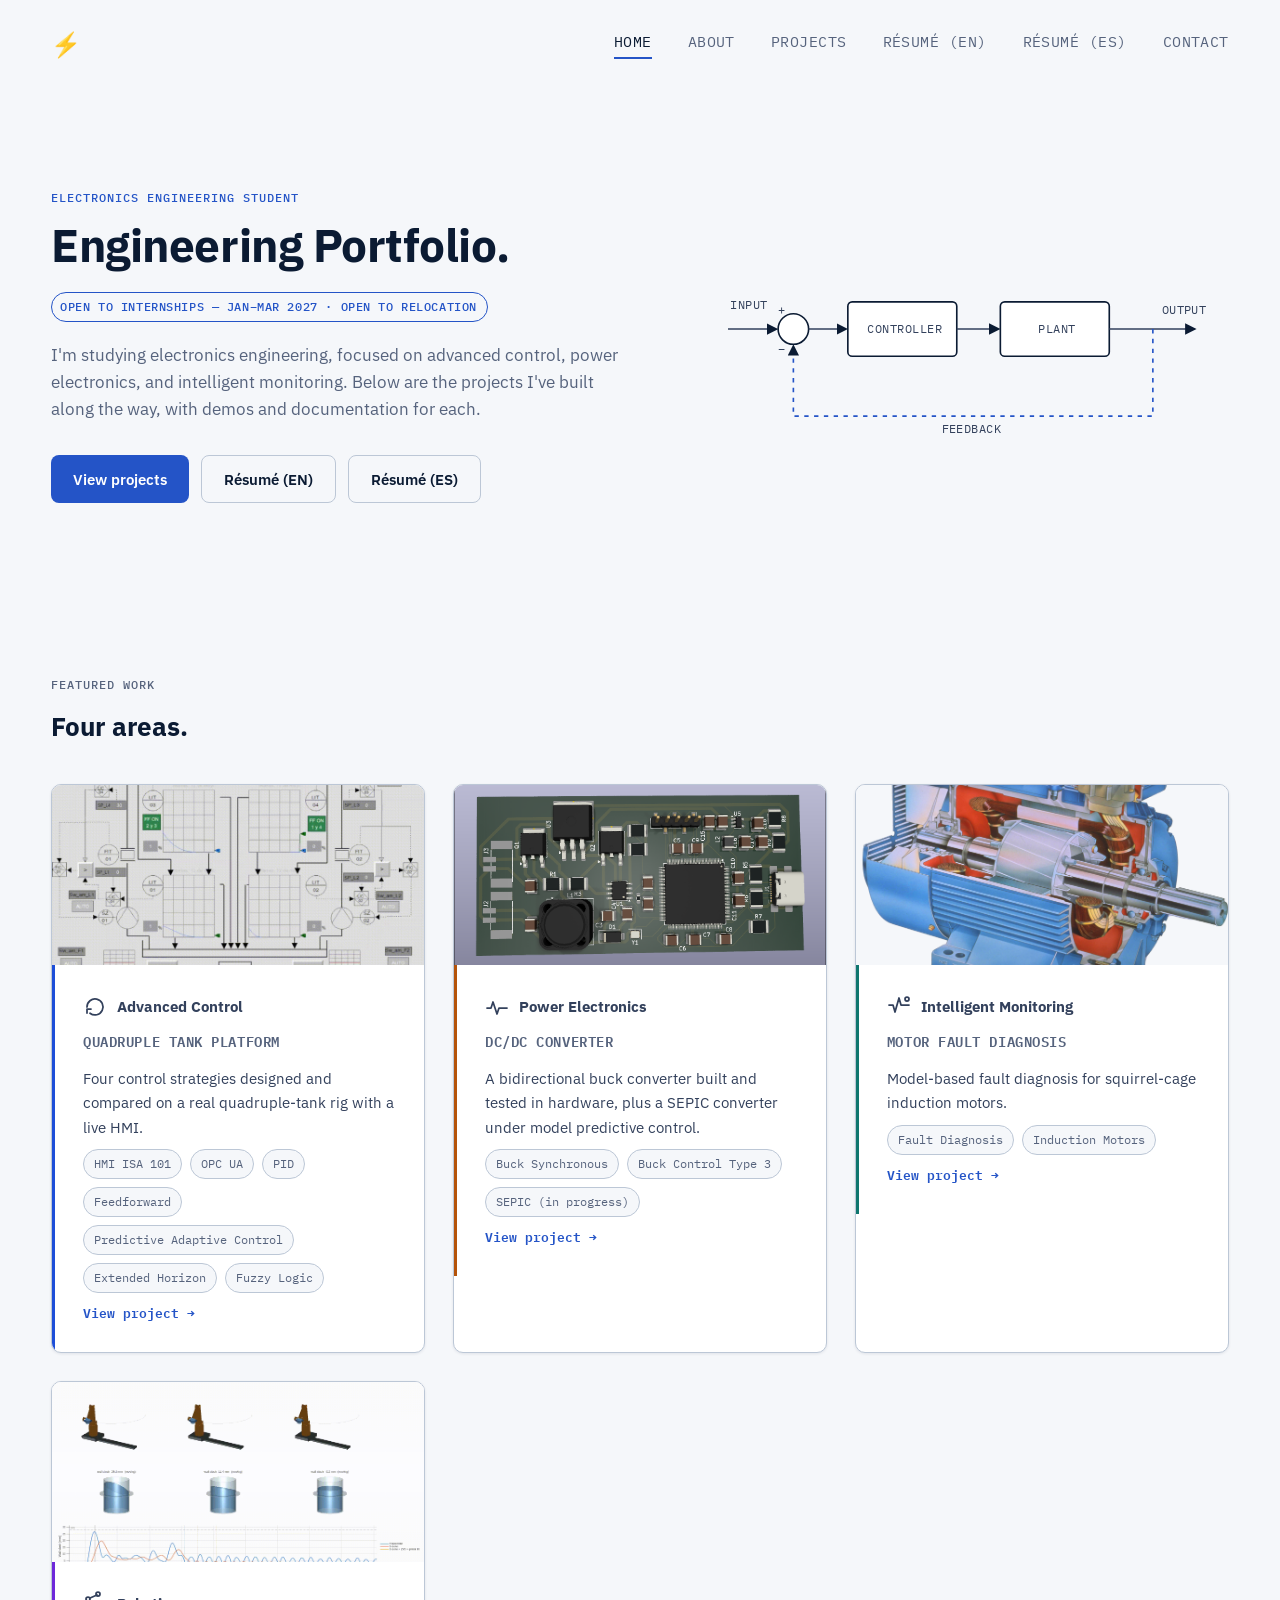
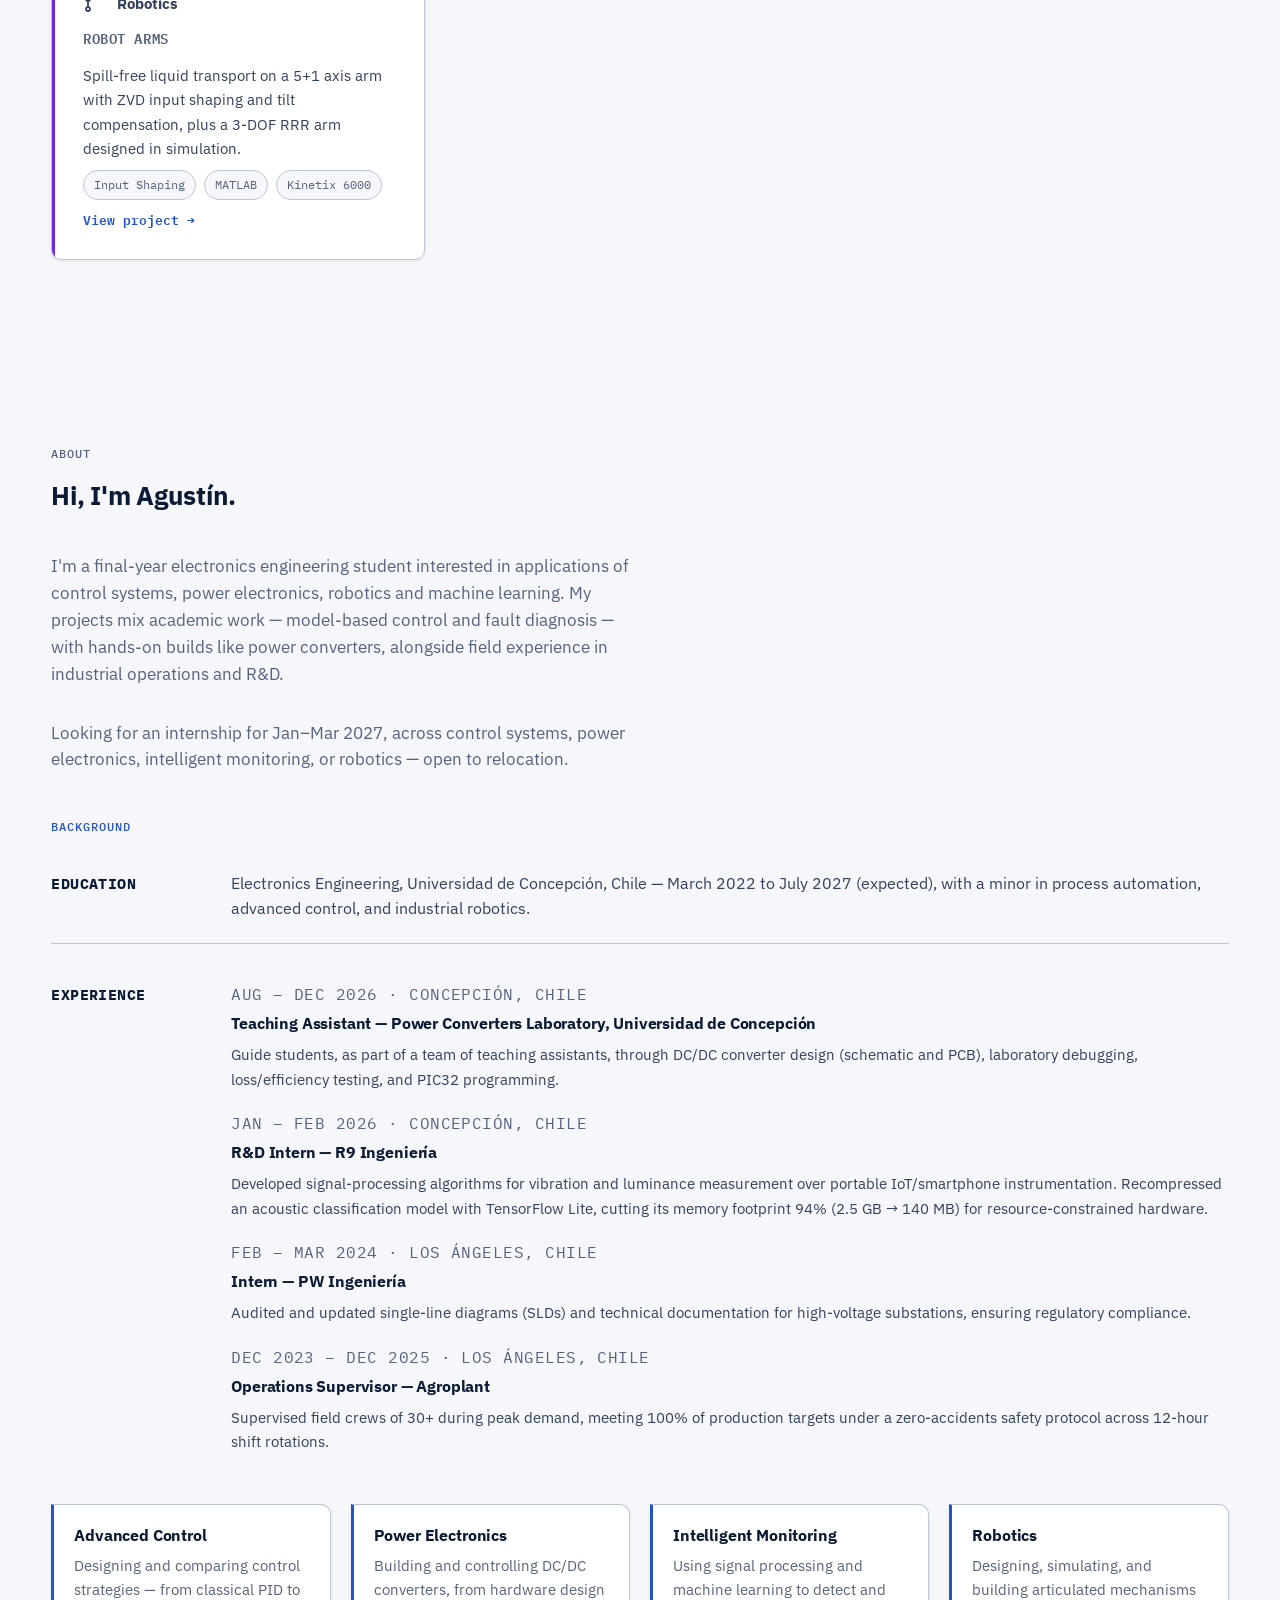
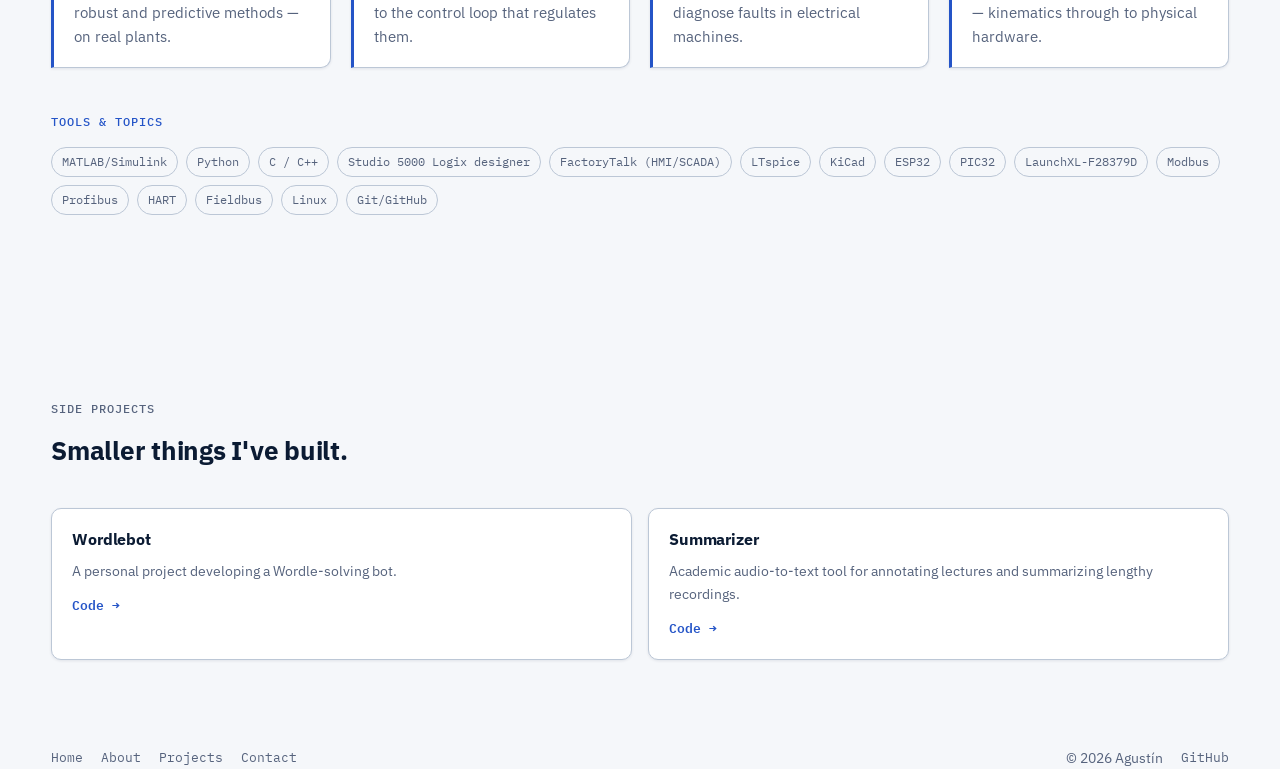
<file: index.html>
<!DOCTYPE html>
<html lang="en">

<head>
  <meta charset="UTF-8">
  <meta name="viewport" content="width=device-width, initial-scale=1.0">
  <title>Agustín Torres — Electronics Engineering Student</title>
  <meta name="description"
    content="Portfolio of Agustín, an electronics engineering student focused on advanced control, power electronics, intelligent monitoring, and robotics.">
  <link rel="icon"
    href="data:image/svg+xml,<svg xmlns=%22http://www.w3.org/2000/svg%22 viewBox=%220 0 100 100%22><text y=%22.9em%22 font-size=%2290%22>⚡</text></svg>">
  <link rel="preconnect" href="https://fonts.googleapis.com">
  <link rel="preconnect" href="https://fonts.gstatic.com" crossorigin>
  <link rel="stylesheet"
    href="https://fonts.googleapis.com/css2?family=IBM+Plex+Mono:wght@400;500;600&family=IBM+Plex+Sans:wght@400;500;600;700&display=swap">
  <link rel="stylesheet" href="/css/styles.css">
</head>

<body>
  <div id="site-header"></div>

  <main>
    <section class="hero container">
      <div class="hero-copy">
        <p class="eyebrow">Electronics Engineering Student</p>
        <h1> Engineering Portfolio.</h1>
        <span class="badge badge-progress">Open to internships — Jan–Mar 2027 · open to relocation</span>
        <p class="hero-text">
          I'm studying electronics engineering, focused on advanced control,
          power electronics, and intelligent monitoring.
          Below are the projects I've built along the way, with demos and
          documentation for each.
        </p>
        <div class="hero-actions">
          <a class="btn btn-primary" href="/projects/index.html">View projects</a>
          <a class="btn btn-secondary" href="/assets/Resume_EN.pdf" target="_blank" rel="noopener">Résumé (EN)</a>
          <a class="btn btn-secondary" href="/assets/Resume_ES.pdf" target="_blank" rel="noopener">Résumé (ES)</a>
        </div>
      </div>

      <svg class="diagram" viewBox="0 0 460 210" role="img" aria-labelledby="diagram-title">
        <title id="diagram-title">Block diagram of a feedback control loop: input into a summing junction, through a
          controller and plant, producing an output that feeds back into the summing junction.</title>
        <defs>
          <marker id="arrow" viewBox="0 0 10 10" refX="8" refY="5" markerWidth="7" markerHeight="7"
            orient="auto-start-reverse">
            <path d="M0 0 L10 5 L0 10 z" fill="currentColor"></path>
          </marker>
        </defs>

        <text class="label" x="2" y="72">INPUT</text>
        <line class="line" x1="0" y1="90" x2="44" y2="90" marker-end="url(#arrow)"></line>
        <text class="label" x="46" y="76">+</text>
        <text class="label" x="46" y="112">&#8722;</text>
        <circle class="junction" cx="60" cy="90" r="14"></circle>

        <line class="line" x1="74" y1="90" x2="108" y2="90" marker-end="url(#arrow)"></line>
        <rect class="block" x="110" y="65" width="100" height="50" rx="4"></rect>
        <text class="label" x="128" y="94">CONTROLLER</text>

        <line class="line" x1="210" y1="90" x2="248" y2="90" marker-end="url(#arrow)"></line>
        <rect class="block" x="250" y="65" width="100" height="50" rx="4"></rect>
        <text class="label" x="285" y="94">PLANT</text>

        <line class="line" x1="350" y1="90" x2="428" y2="90" marker-end="url(#arrow)"></line>
        <text class="label" x="398" y="76">OUTPUT</text>

        <path class="line feedback" d="M390 90 V170 H60 V106" marker-end="url(#arrow)"></path>
        <text class="label" x="196" y="185">FEEDBACK</text>
      </svg>
    </section>

    <section id="projects" class="section container">
      <div class="section-head">
        <p class="eyebrow">Featured work</p>
        <h2>Four areas.</h2>
      </div>

      <div class="featured-grid">
        <a class="project-card cat-control" href="/projects/quadruple-tank.html">
          <div class="card-cover">
            <img src="/assets/projects/quadtank/planta-poster.jpg"
              alt="Quadruple tank HMI showing live tank levels and controller status" loading="lazy">
          </div>
          <div class="card-body">
            <p class="card-category"><span data-icon="control"></span>Advanced Control</p>
            <h3>Quadruple Tank Platform</h3>
            <p>Four control strategies designed and compared on a real quadruple-tank rig with a live HMI.</p>
            <div class="tag-row">
              <span class="tag">HMI ISA 101</span><span class="tag">OPC UA</span><span class="tag">PID</span><span
                class="tag">Feedforward</span><span class="tag">Predictive Adaptive Control</span><span
                class="tag">Extended Horizon</span><span class="tag">Fuzzy Logic</span>
            </div>
            <span class="card-link">View project →</span>
          </div>
        </a>

        <a class="project-card cat-power" href="/projects/dc-dc-converter.html">
          <div class="card-cover">
            <img src="/assets/projects/Buck_synchronus/PCB_final.png"
              alt="Rendered PCB of the bidirectional buck converter" loading="lazy">
          </div>
          <div class="card-body">
            <p class="card-category"><span data-icon="power"></span>Power Electronics</p>
            <h3>DC/DC Converter</h3>
            <p>A bidirectional buck converter built and tested in hardware, plus a SEPIC converter under model
              predictive control.</p>
            <div class="tag-row">
              <span class="tag">Buck Synchronous</span><span class="tag">Buck Control Type 3</span><span class="tag">SEPIC (in progress)</span>
            </div>
            <span class="card-link">View project →</span>
          </div>
        </a>

        <a class="project-card cat-monitoring" href="/projects/predictive-maintenance.html">
          <div class="card-cover">
            <img src="/assets/projects/Induction_motor_RUL/motor.png"
              alt="Cutaway illustration of a squirrel-cage induction motor" loading="lazy">
          </div>
          <div class="card-body">
            <p class="card-category"><span data-icon="monitoring"></span>Intelligent Monitoring</p>
            <h3>Motor Fault Diagnosis</h3>
            <p>Model-based fault diagnosis for squirrel-cage induction motors.</p>
            <div class="tag-row">
              <span class="tag">Fault Diagnosis</span><span class="tag">Induction Motors</span>
            </div>
            <span class="card-link">View project →</span>
          </div>
        </a>

        <a class="project-card cat-robotics" href="/projects/robot-arm.html">
          <div class="card-cover">
            <img src="/assets/projects/anti_slosh/arm.gif"
              alt="Simulated arm carrying a cup: uncompensated motion sloshes, ZVD-shaped motion keeps the liquid still" loading="lazy">
          </div>
          <div class="card-body">
            <p class="card-category"><span data-icon="robotics"></span>Robotics</p>
            <h3>Robot Arms</h3>
            <p>Spill-free liquid transport on a 5+1 axis arm with ZVD input shaping and tilt compensation, plus a 3-DOF RRR arm designed in simulation.</p>
            <div class="tag-row">
              <span class="tag">Input Shaping</span><span class="tag">MATLAB</span><span class="tag">Kinetix 6000</span>
            </div>
            <span class="card-link">View project →</span>
          </div>
        </a>
      </div>
    </section>

    <section id="about" class="section container">
      <div class="section-head">
        <p class="eyebrow">About</p>
        <h2>Hi, I'm Agustín.</h2>
      </div>
      <p class="hero-text">
        I'm a final-year electronics engineering student interested in applications of control systems, power
        electronics, robotics and machine learning.
        My projects mix academic work — model-based control and fault
        diagnosis — with hands-on builds like power
        converters, alongside field experience in industrial operations and R&D.
      </p>
      <p class="hero-text">
        Looking for an internship for Jan–Mar 2027, across control systems, power
        electronics, intelligent monitoring, or robotics — open to relocation.
      </p>

      <p class="eyebrow" style="margin-top: 44px;">Background</p>
      <div class="subsection-list">
        <div class="subsection">
          <h3>Education</h3>
          <p>Electronics Engineering, Universidad de Concepción, Chile — March 2022 to July 2027 (expected), with a
            minor in process automation, advanced control, and industrial robotics.</p>
        </div>
        <div class="subsection">
          <h3>Experience</h3>
          <div class="timeline">
            <div class="timeline-item">
              <p class="timeline-meta">Aug – Dec 2026 · Concepción, Chile</p>
              <h4>Teaching Assistant — Power Converters Laboratory, Universidad de Concepción</h4>
              <p>Guide students, as part of a team of teaching assistants, through DC/DC converter design (schematic
                and PCB), laboratory debugging, loss/efficiency testing, and PIC32 programming.</p>
            </div>
            <div class="timeline-item">
              <p class="timeline-meta">Jan – Feb 2026 · Concepción, Chile</p>
              <h4>R&D Intern — R9 Ingeniería</h4>
              <p>Developed signal-processing algorithms for vibration and luminance measurement over portable
                IoT/smartphone instrumentation. Recompressed an acoustic classification model with TensorFlow Lite,
                cutting its memory footprint 94% (2.5 GB → 140 MB) for resource-constrained hardware.</p>
            </div>
            <div class="timeline-item">
              <p class="timeline-meta">Feb – Mar 2024 · Los Ángeles, Chile</p>
              <h4>Intern — PW Ingeniería</h4>
              <p>Audited and updated single-line diagrams (SLDs) and technical documentation for high-voltage
                substations, ensuring regulatory compliance.</p>
            </div>
            <div class="timeline-item">
              <p class="timeline-meta">Dec 2023 – Dec 2025 · Los Ángeles, Chile</p>
              <h4>Operations Supervisor — Agroplant</h4>
              <p>Supervised field crews of 30+ during peak demand, meeting 100% of production targets under a
                zero-accidents safety protocol across 12-hour shift rotations.</p>
            </div>
          </div>
        </div>
      </div>

      <div class="focus-list">
        <div class="focus-item cat-control">
          <h4>Advanced Control</h4>
          <p>Designing and comparing control strategies — from classical PID to robust and predictive methods — on real
            plants.</p>
        </div>
        <div class="focus-item cat-power">
          <h4>Power Electronics</h4>
          <p>Building and controlling DC/DC converters, from hardware design to the control loop that regulates them.
          </p>
        </div>
        <div class="focus-item cat-monitoring">
          <h4>Intelligent Monitoring</h4>
          <p>Using signal processing and machine learning to detect and diagnose faults in electrical machines.</p>
        </div>
        <div class="focus-item cat-robotics">
          <h4>Robotics</h4>
          <p>Designing, simulating, and building articulated mechanisms — kinematics through to physical hardware.</p>
        </div>
      </div>

      <p class="eyebrow" style="margin-top: 44px;">Tools & topics</p>
      <div class="tag-cloud">
        <span class="tag">MATLAB/Simulink</span>
        <span class="tag">Python</span>
        <span class="tag">C / C++</span>
        <span class="tag">Studio 5000 Logix designer</span>
        <span class="tag">FactoryTalk (HMI/SCADA)</span>
        <span class="tag">LTspice</span>
        <span class="tag">KiCad</span>
        <span class="tag">ESP32</span>
        <span class="tag">PIC32</span>
        <span class="tag">LaunchXL-F28379D</span>
        <span class="tag">Modbus</span>
        <span class="tag">Profibus</span>
        <span class="tag">HART</span>
        <span class="tag">Fieldbus</span>
        <span class="tag">Linux</span>
        <span class="tag">Git/GitHub</span>
      </div>
    </section>

    <section class="section container">
      <div class="section-head">
        <p class="eyebrow">Side projects</p>
        <h2>Smaller things I've built.</h2>
      </div>

      <div class="side-projects">
        <div class="side-card">
          <h4>Wordlebot</h4>
          <p>A personal project developing a Wordle-solving bot.</p>
          <a href="https://github.com/aguscsc/Wordlebot" target="_blank" rel="noopener">Code →</a>
        </div>
        <div class="side-card">
          <h4>Summarizer</h4>
          <p>Academic audio-to-text tool for annotating lectures and summarizing lengthy recordings.</p>
          <a href="https://github.com/aguscsc/Summarizer" target="_blank" rel="noopener">Code →</a>
        </div>
      </div>
    </section>
  </main>

  <div id="site-footer"></div>

  <script src="/js/partials.js"></script>
  <script>renderSite("home");</script>
</body>

</html>
</file>
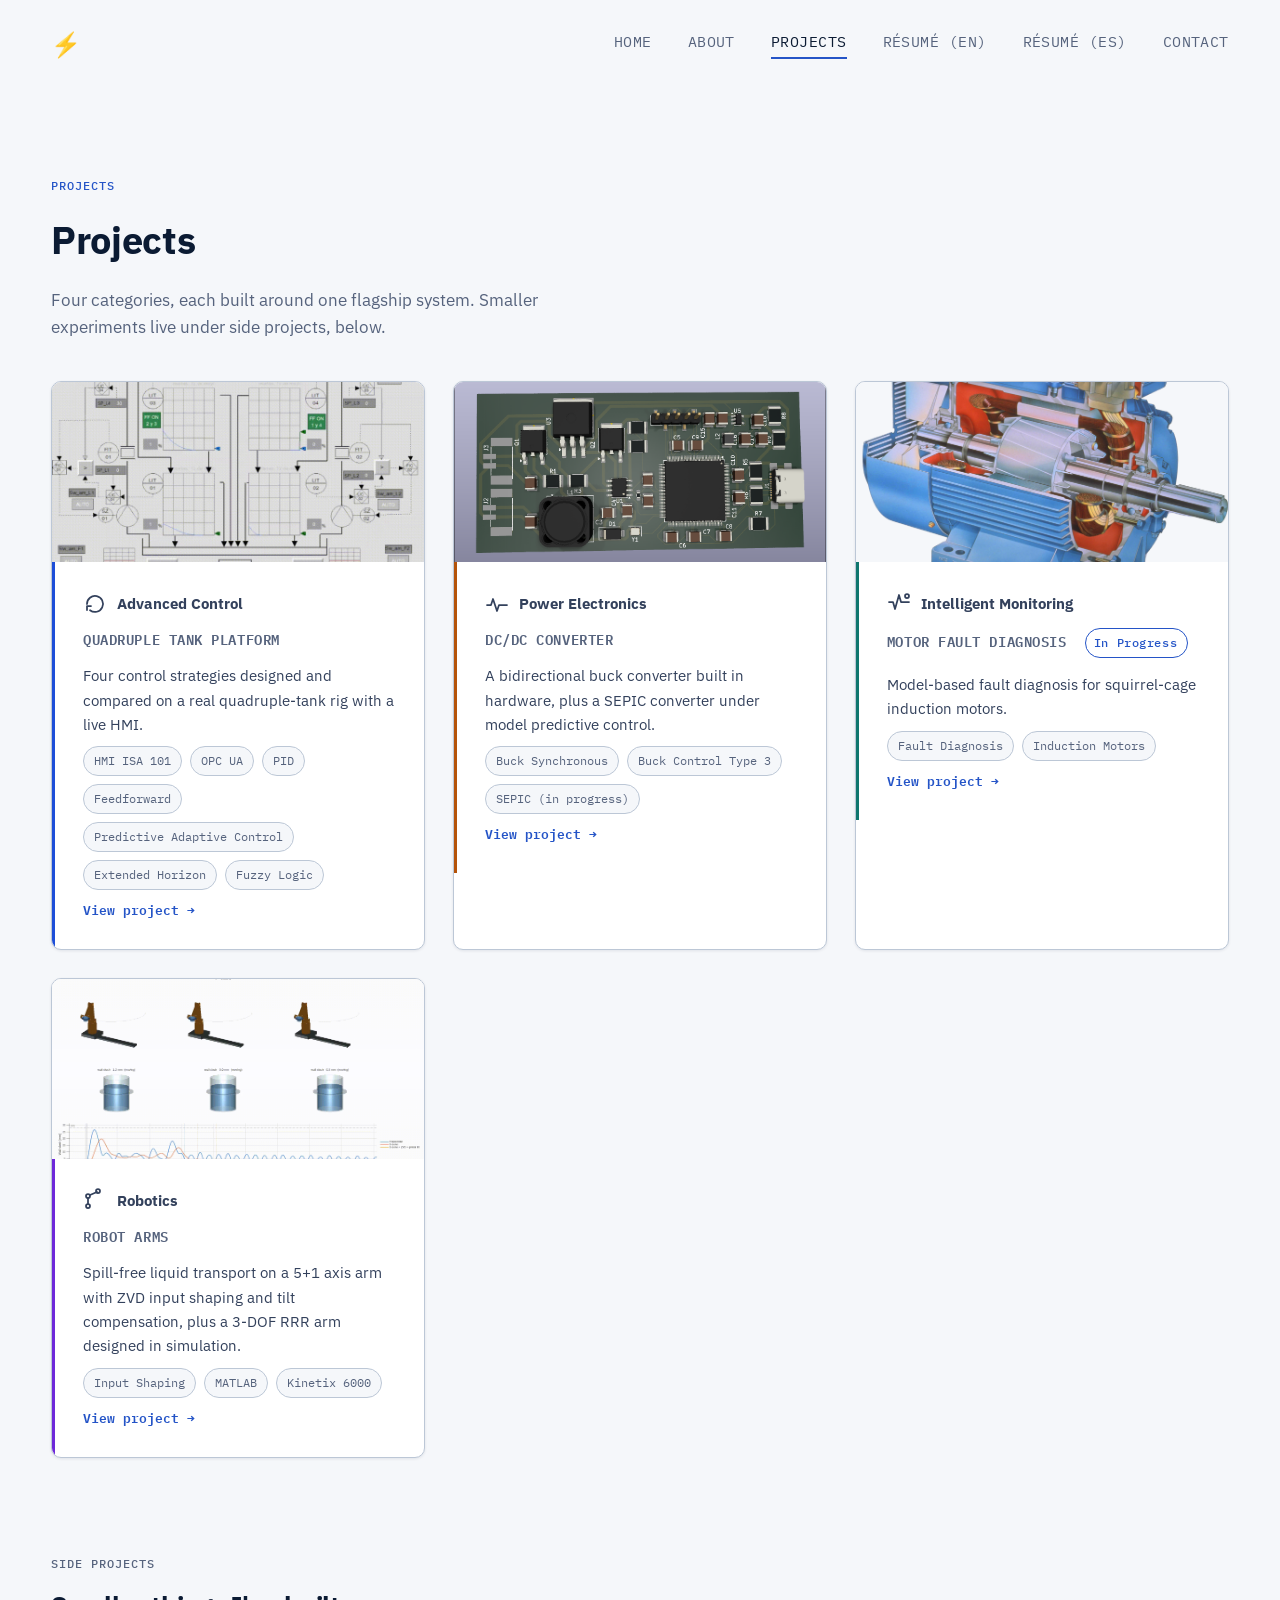
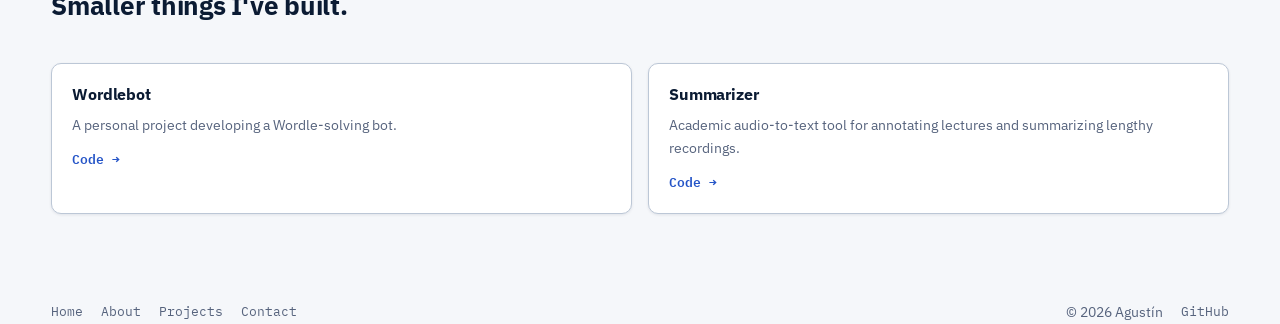
<file: projects/index.html>
<!DOCTYPE html>
<html lang="en">
<head>
  <meta charset="UTF-8">
  <meta name="viewport" content="width=device-width, initial-scale=1.0">
  <title>Projects — Agustín</title>
  <meta name="description" content="Projects by Agustín across advanced control, power electronics, intelligent monitoring, and robotics.">
  <link rel="icon" href="data:image/svg+xml,<svg xmlns=%22http://www.w3.org/2000/svg%22 viewBox=%220 0 100 100%22><text y=%22.9em%22 font-size=%2290%22>⚡</text></svg>">
  <link rel="preconnect" href="https://fonts.googleapis.com">
  <link rel="preconnect" href="https://fonts.gstatic.com" crossorigin>
  <link rel="stylesheet" href="https://fonts.googleapis.com/css2?family=IBM+Plex+Mono:wght@400;500;600&family=IBM+Plex+Sans:wght@400;500;600;700&display=swap">
  <link rel="stylesheet" href="/css/styles.css">
</head>
<body>
  <div id="site-header"></div>

  <main>
    <section class="section container">
      <p class="eyebrow">Projects</p>
      <h1 class="page-title">Projects</h1>
      <p class="hero-text" style="margin-bottom: 40px;">
        Four categories, each built around one flagship system. Smaller
        experiments live under side projects, below.
      </p>

      <div class="featured-grid">
        <a class="project-card cat-control" href="/projects/quadruple-tank.html">
          <div class="card-cover">
            <img src="/assets/projects/quadtank/planta-poster.jpg" alt="Quadruple tank HMI showing live tank levels and controller status" loading="lazy">
          </div>
          <div class="card-body">
            <p class="card-category"><span data-icon="control"></span>Advanced Control</p>
            <h3>Quadruple Tank Platform</h3>
            <p>Four control strategies designed and compared on a real quadruple-tank rig with a live HMI.</p>
            <span class="tag-row">
              <span class="tag">HMI ISA 101</span><span class="tag">OPC UA</span><span class="tag">PID</span><span class="tag">Feedforward</span><span class="tag">Predictive Adaptive Control</span><span class="tag">Extended Horizon</span><span class="tag">Fuzzy Logic</span>
            </span>
            <span class="card-link">View project →</span>
          </div>
        </a>

        <a class="project-card cat-power" href="/projects/dc-dc-converter.html">
          <div class="card-cover">
            <img src="/assets/projects/Buck_synchronus/PCB_final.png" alt="Rendered PCB of the bidirectional buck converter" loading="lazy">
          </div>
          <div class="card-body">
            <p class="card-category"><span data-icon="power"></span>Power Electronics</p>
            <h3>DC/DC Converter</h3>
            <p>A bidirectional buck converter built in hardware, plus a SEPIC converter under model predictive control.</p>
            <span class="tag-row">
              <span class="tag">Buck Synchronous</span><span class="tag">Buck Control Type 3</span><span class="tag">SEPIC (in progress)</span>
            </span>
            <span class="card-link">View project →</span>
          </div>
        </a>

        <a class="project-card cat-monitoring" href="/projects/predictive-maintenance.html">
          <div class="card-cover">
            <img src="/assets/projects/Induction_motor_RUL/motor.png" alt="Cutaway illustration of a squirrel-cage induction motor" loading="lazy">
          </div>
          <div class="card-body">
            <p class="card-category"><span data-icon="monitoring"></span>Intelligent Monitoring</p>
            <h3>Motor Fault Diagnosis <span class="badge badge-progress">In Progress</span></h3>
            <p>Model-based fault diagnosis for squirrel-cage induction motors.</p>
            <span class="tag-row">
              <span class="tag">Fault Diagnosis</span><span class="tag">Induction Motors</span>
            </span>
            <span class="card-link">View project →</span>
          </div>
        </a>

        <a class="project-card cat-robotics" href="/projects/robot-arm.html">
          <div class="card-cover">
            <img src="/assets/projects/anti_slosh/arm.gif" alt="Simulated arm carrying a cup: uncompensated motion sloshes, ZVD-shaped motion keeps the liquid still" loading="lazy">
          </div>
          <div class="card-body">
            <p class="card-category"><span data-icon="robotics"></span>Robotics</p>
            <h3>Robot Arms</h3>
            <p>Spill-free liquid transport on a 5+1 axis arm with ZVD input shaping and tilt compensation, plus a 3-DOF RRR arm designed in simulation.</p>
            <span class="tag-row">
              <span class="tag">Input Shaping</span><span class="tag">MATLAB</span><span class="tag">Kinetix 6000</span>
            </span>
            <span class="card-link">View project →</span>
          </div>
        </a>
      </div>
    </section>

    <section class="section container" style="padding-top: 0;">
      <div class="section-head">
        <p class="eyebrow">Side projects</p>
        <h2>Smaller things I've built.</h2>
      </div>

      <div class="side-projects">
        <div class="side-card">
          <h4>Wordlebot</h4>
          <p>A personal project developing a Wordle-solving bot.</p>
          <a href="https://github.com/aguscsc/Wordlebot" target="_blank" rel="noopener">Code →</a>
        </div>
<div class="side-card">
          <h4>Summarizer</h4>
          <p>Academic audio-to-text tool for annotating lectures and summarizing lengthy recordings.</p>
          <a href="https://github.com/aguscsc/Summarizer" target="_blank" rel="noopener">Code →</a>
        </div>
      </div>
    </section>
  </main>

  <div id="site-footer"></div>

  <script src="/js/partials.js"></script>
  <script>renderSite("projects");</script>
</body>
</html>
</file>
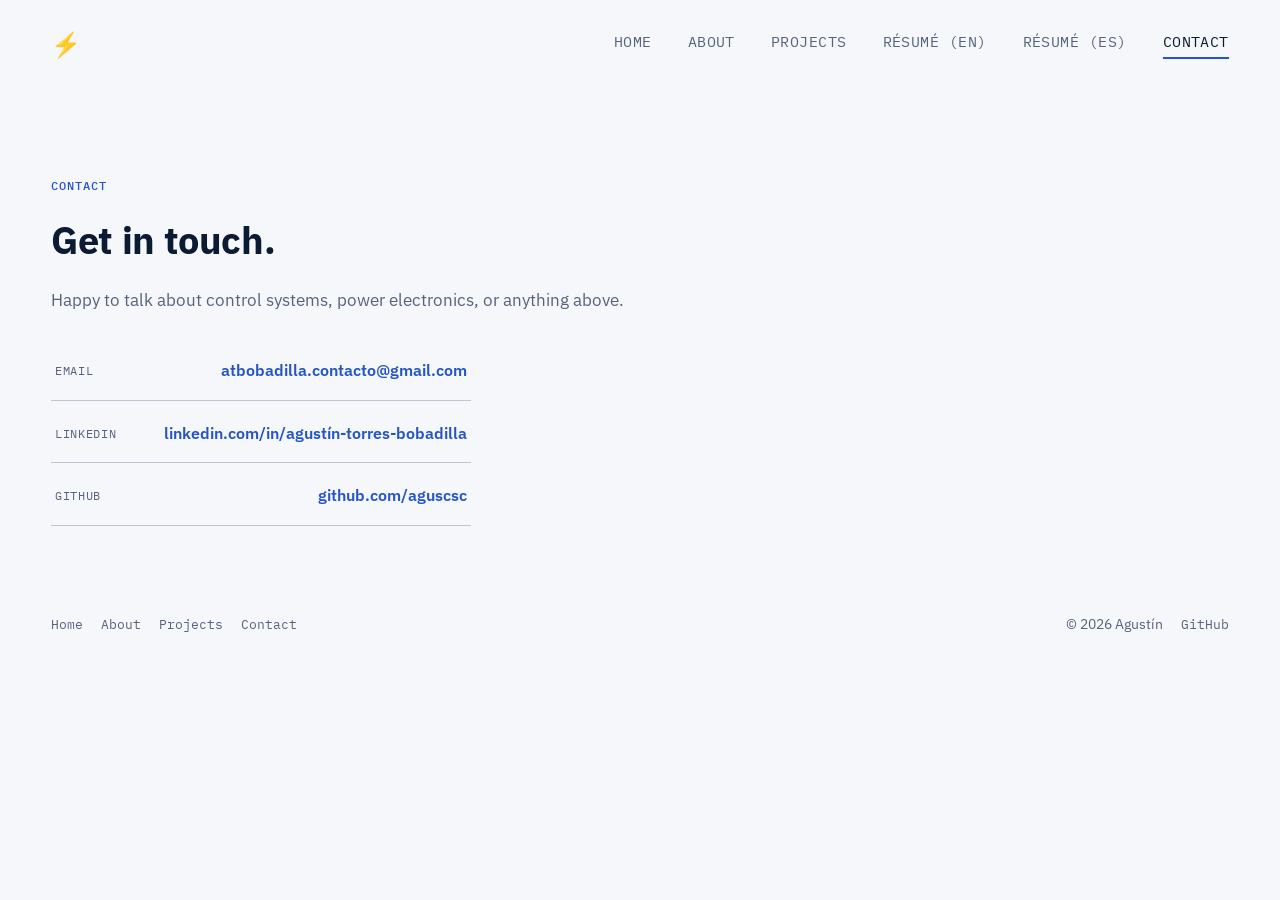
<file: contact.html>
<!DOCTYPE html>
<html lang="en">
<head>
  <meta charset="UTF-8">
  <meta name="viewport" content="width=device-width, initial-scale=1.0">
  <title>Contact — Agustín</title>
  <meta name="description" content="Get in touch with Agustín.">
  <link rel="icon" href="data:image/svg+xml,<svg xmlns=%22http://www.w3.org/2000/svg%22 viewBox=%220 0 100 100%22><text y=%22.9em%22 font-size=%2290%22>⚡</text></svg>">
  <link rel="preconnect" href="https://fonts.googleapis.com">
  <link rel="preconnect" href="https://fonts.gstatic.com" crossorigin>
  <link rel="stylesheet" href="https://fonts.googleapis.com/css2?family=IBM+Plex+Mono:wght@400;500;600&family=IBM+Plex+Sans:wght@400;500;600;700&display=swap">
  <link rel="stylesheet" href="/css/styles.css">
</head>
<body>
  <div id="site-header"></div>

  <main>
    <section class="section container">
      <p class="eyebrow">Contact</p>
      <h1 class="page-title">Get in touch.</h1>
      <p class="hero-text" style="margin-bottom: 0;">
        Happy to talk about control systems, power electronics, or anything above.
      </p>

      <div class="contact-list">
        <div class="contact-row">
          <span>Email</span>
          <a href="mailto:atbobadilla.contacto@gmail.com">atbobadilla.contacto@gmail.com</a>
        </div>
        <div class="contact-row">
          <span>LinkedIn</span>
          <a href="https://www.linkedin.com/in/agust%C3%ADn-torres-bobadilla/" target="_blank" rel="noopener">linkedin.com/in/agustín-torres-bobadilla</a>
        </div>
        <div class="contact-row">
          <span>GitHub</span>
          <a href="https://github.com/aguscsc" target="_blank" rel="noopener">github.com/aguscsc</a>
        </div>
      </div>
    </section>
  </main>

  <div id="site-footer"></div>

  <script src="/js/partials.js"></script>
  <script>renderSite("contact");</script>
</body>
</html>
</file>
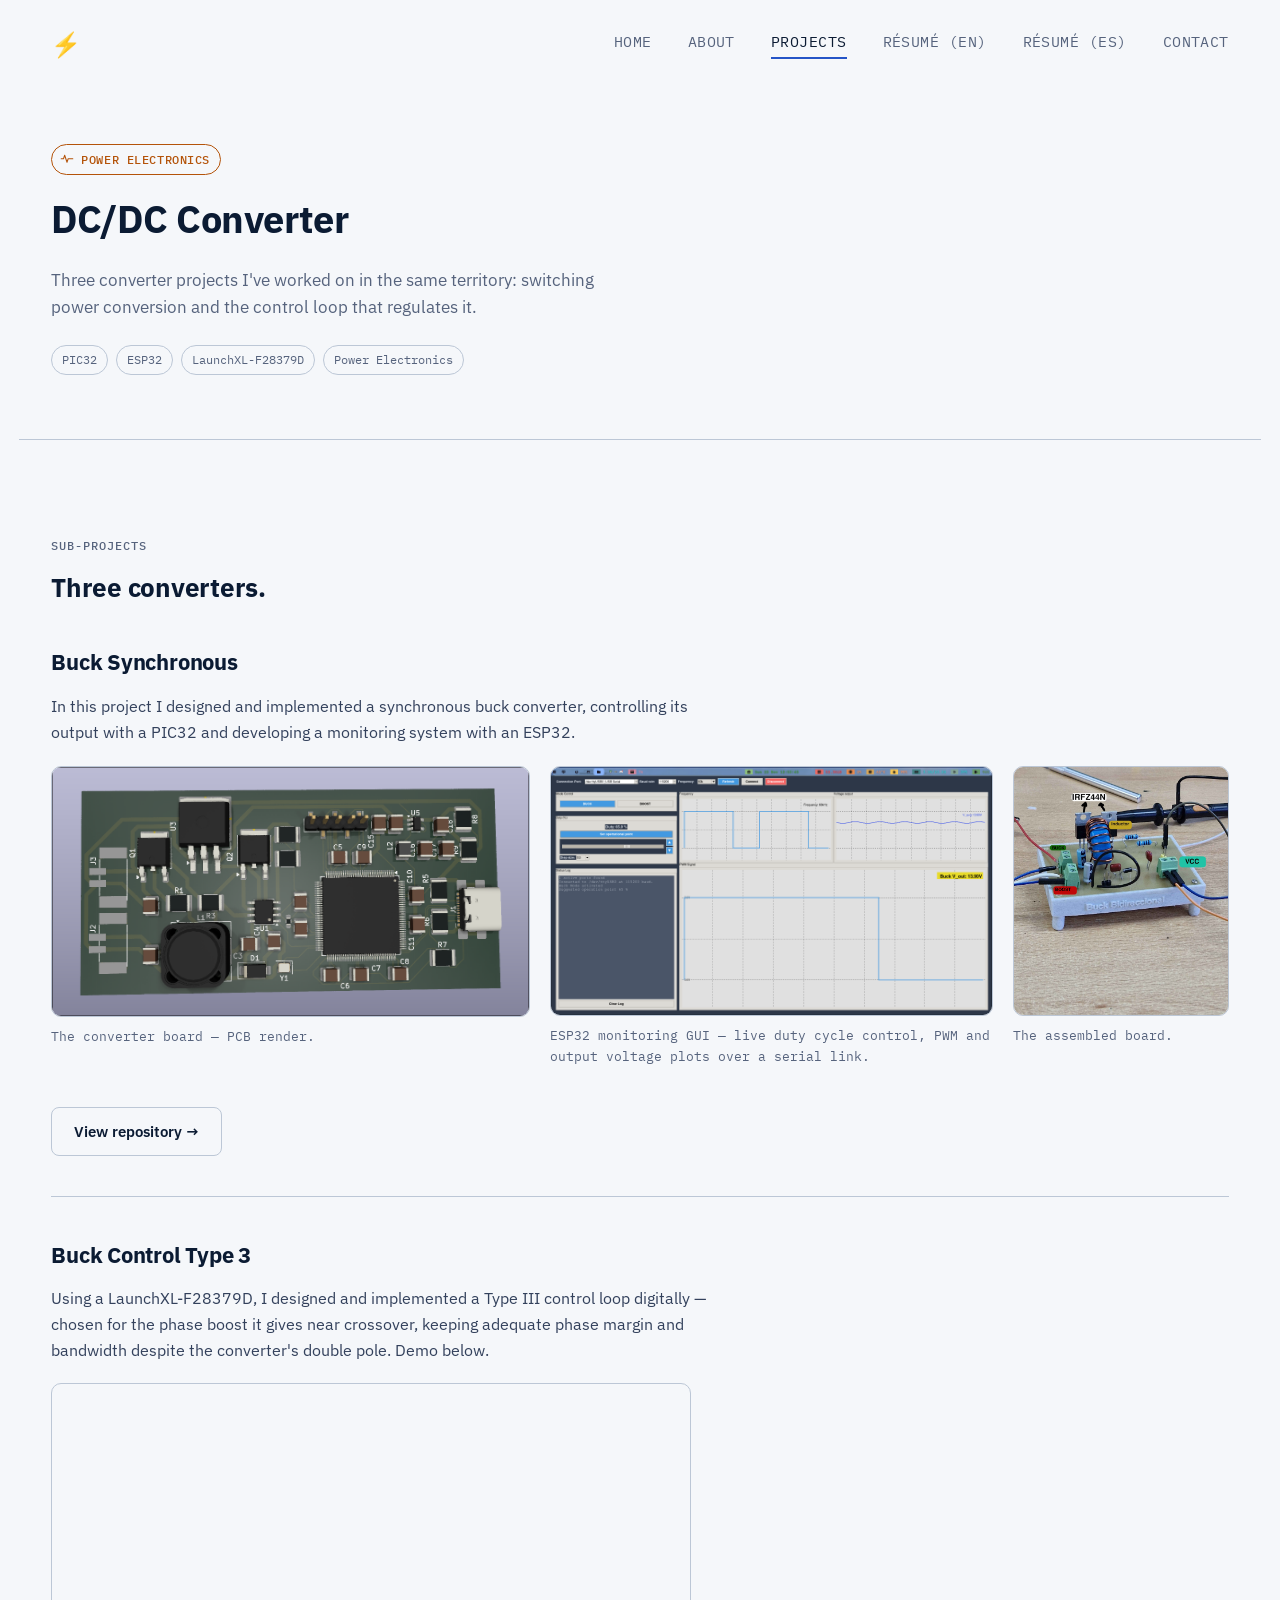
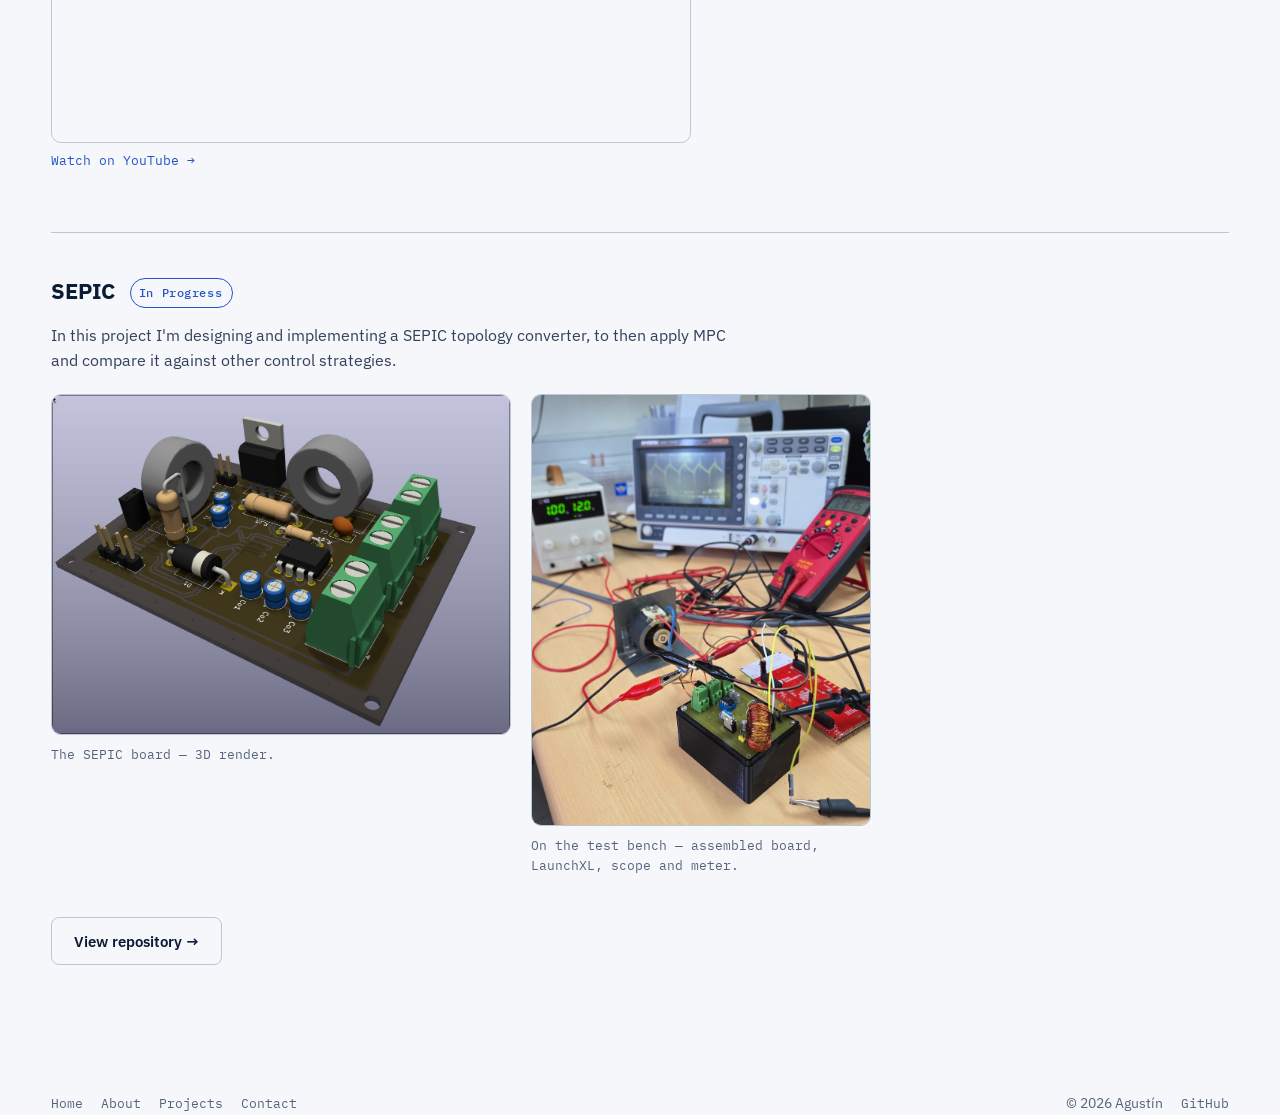
<file: projects/dc-dc-converter.html>
<!DOCTYPE html>
<html lang="en">

<head>
  <meta charset="UTF-8">
  <meta name="viewport" content="width=device-width, initial-scale=1.0">
  <title>DC/DC Converter — Agustín</title>
  <meta name="description"
    content="Power electronics work: a synchronous buck converter with PIC32/ESP32, a digitally-implemented Type III control loop, and a SEPIC converter (in progress) under MPC.">
  <link rel="icon"
    href="data:image/svg+xml,<svg xmlns=%22http://www.w3.org/2000/svg%22 viewBox=%220 0 100 100%22><text y=%22.9em%22 font-size=%2290%22>⚡</text></svg>">
  <link rel="preconnect" href="https://fonts.googleapis.com">
  <link rel="preconnect" href="https://fonts.gstatic.com" crossorigin>
  <link rel="stylesheet"
    href="https://fonts.googleapis.com/css2?family=IBM+Plex+Mono:wght@400;500;600&family=IBM+Plex+Sans:wght@400;500;600;700&display=swap">
  <link rel="stylesheet" href="/css/styles.css">
</head>

<body>
  <div id="site-header"></div>

  <main>
    <section class="project-hero container">
      <span class="badge badge-power"><span data-icon="power"></span>Power Electronics</span>
      <h1 class="page-title">DC/DC Converter</h1>
      <p class="hero-text">
        Three converter projects I've worked on in the same territory:
        switching power conversion and the control loop that regulates it.
      </p>
      <div class="tag-row">
        <span class="tag">PIC32</span>
        <span class="tag">ESP32</span>
        <span class="tag">LaunchXL-F28379D</span>
        <span class="tag">Power Electronics</span>
      </div>
    </section>

    <section class="section container">
      <div class="section-head">
        <p class="eyebrow">Sub-projects</p>
        <h2>Three converters.</h2>
      </div>

      <div class="subproject">
        <h3>Buck Synchronous</h3>
        <p>
          In this project I designed and implemented a synchronous buck
          converter, controlling its output with a PIC32 and developing a
          monitoring system with an ESP32.
        </p>

        <div class="figure-row">
          <figure class="figure" style="--ar: 1.91">
            <img src="/assets/projects/Buck_synchronus/PCB_final.png"
              alt="Rendered PCB of the synchronous buck converter" loading="lazy">
            <figcaption>The converter board — PCB render.</figcaption>
          </figure>
          <figure class="figure" style="--ar: 1.77">
            <img src="/assets/projects/Buck_synchronus/gui.png"
              alt="Custom ESP32-based monitoring GUI connected to the converter over serial, showing live duty cycle control and voltage/PWM plots"
              loading="lazy">
            <figcaption>ESP32 monitoring GUI — live duty cycle control, PWM and output voltage plots over a serial link.
            </figcaption>
          </figure>
          <figure class="figure figure-photo" style="--ar: 0.86">
            <img src="/assets/projects/Buck_synchronus/bucksito_comp.jpg"
              alt="Assembled bidirectional buck converter in a 3D-printed base, labelled IRFZ44N MOSFETs, inductor, buck, boost and VCC terminals"
              loading="lazy">
            <figcaption>The assembled board.</figcaption>
          </figure>
        </div>

        <a class="btn btn-secondary" href="https://github.com/aguscsc/Bidirectional-Buck-DC-DC-converter"
          target="_blank" rel="noopener">View repository →</a>
      </div>

      <div class="subproject">
        <h3>Buck Control Type 3</h3>
        <p>
          Using a LaunchXL-F28379D, I designed and implemented a Type III
          control loop digitally — chosen for the phase boost it gives near
          crossover, keeping adequate phase margin and bandwidth despite the
          converter's double pole. Demo below.
        </p>

        <div class="video-embed">
          <iframe src="https://www.youtube.com/embed/nPwh1WUrt-o" title="Buck converter Type III compensator demo"
            loading="lazy"
            allow="accelerometer; autoplay; clipboard-write; encrypted-media; gyroscope; picture-in-picture"
            allowfullscreen></iframe>
        </div>
        <p class="video-caption"><a href="https://youtu.be/nPwh1WUrt-o" target="_blank" rel="noopener">Watch on YouTube
            →</a></p>
      </div>

      <div class="subproject">
        <h3>SEPIC <span class="badge badge-progress">In Progress</span></h3>
        <p>
          In this project I'm designing and implementing a SEPIC topology
          converter, to then apply MPC and compare it against other control
          strategies.
        </p>

        <div class="figure-grid figure-grid-compact">
          <figure class="figure figure-wide">
            <img src="/assets/projects/SEPIC/pcb_3d.png"
              alt="3D render of the SEPIC converter PCB with two toroidal inductors, MOSFET, gate driver and screw terminals"
              loading="lazy">
            <figcaption>The SEPIC board — 3D render.</figcaption>
          </figure>
          <figure class="figure">
            <img src="/assets/projects/SEPIC/sepic_test_bench.jpeg"
              alt="Assembled SEPIC converter in a 3D-printed enclosure on the lab bench, wired to a LaunchXL-F28379D, power supply, oscilloscope and multimeter"
              loading="lazy">
            <figcaption>On the test bench — assembled board, LaunchXL, scope and meter.</figcaption>
          </figure>
        </div>

        <a class="btn btn-secondary"
          href="https://github.com/aguscsc/Model-Predictive-Control-Strategies-for-Fourth-Order-Power-Converters"
          target="_blank" rel="noopener">View repository →</a>
      </div>
    </section>
  </main>

  <div id="site-footer"></div>

  <script src="/js/partials.js"></script>
  <script>renderSite("projects");</script>
</body>

</html>
</file>
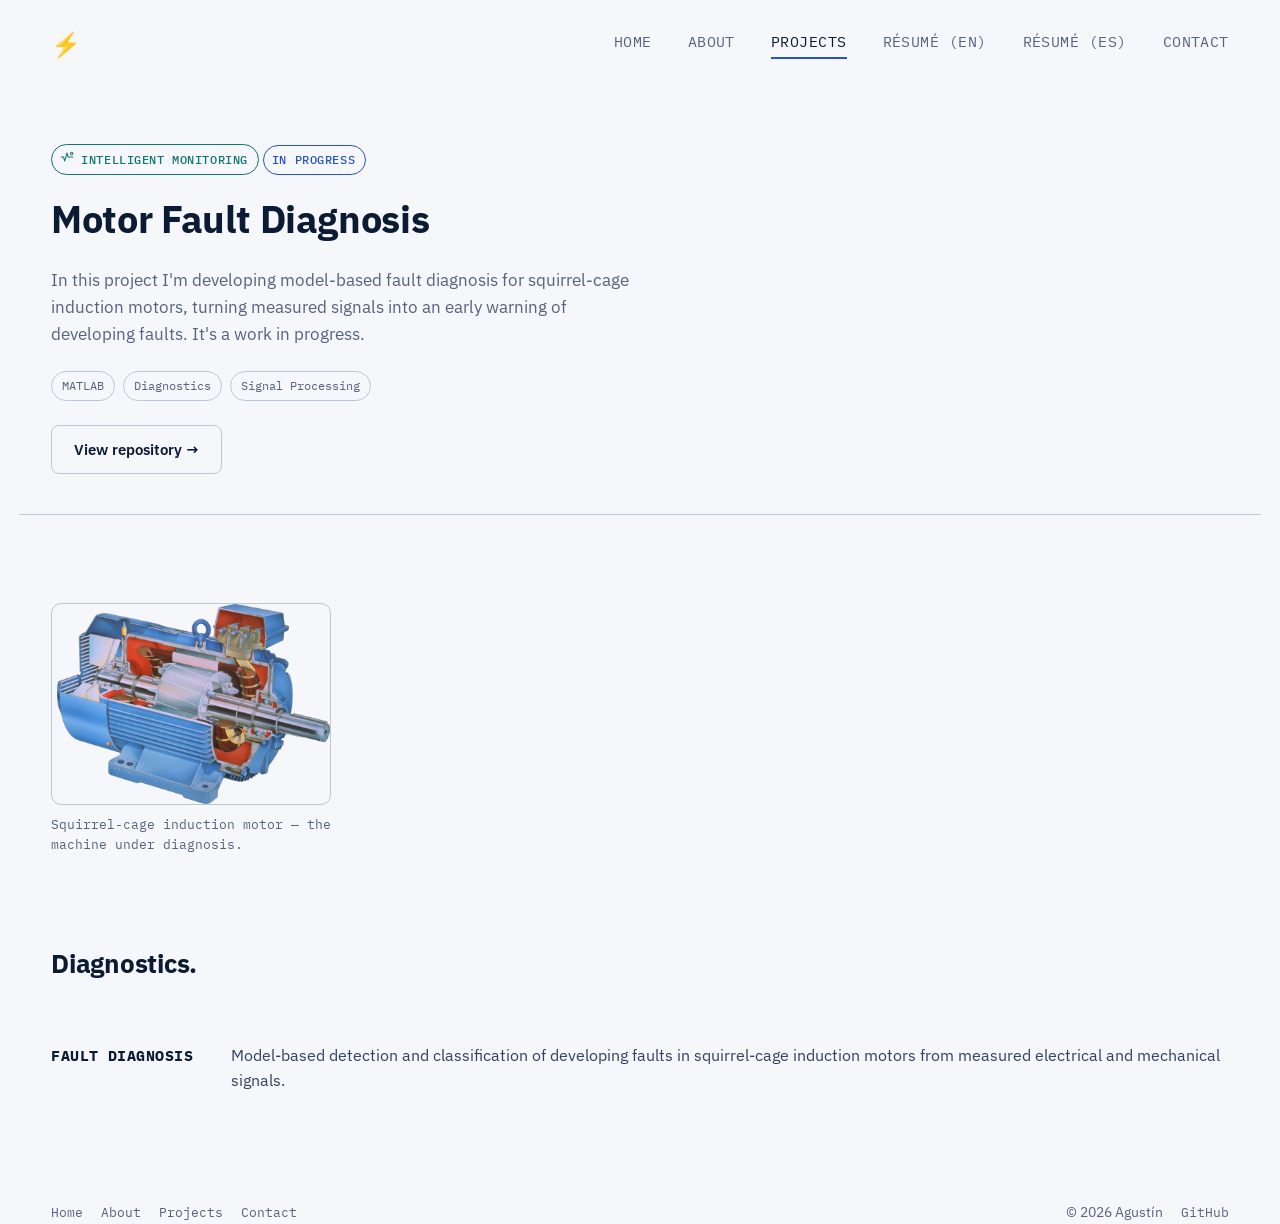
<file: projects/predictive-maintenance.html>
<!DOCTYPE html>
<html lang="en">

<head>
  <meta charset="UTF-8">
  <meta name="viewport" content="width=device-width, initial-scale=1.0">
  <title>Motor Fault Diagnosis — Agustín</title>
  <meta name="description"
    content="Model-based fault diagnosis for squirrel-cage induction motors.">
  <link rel="icon"
    href="data:image/svg+xml,<svg xmlns=%22http://www.w3.org/2000/svg%22 viewBox=%220 0 100 100%22><text y=%22.9em%22 font-size=%2290%22>⚡</text></svg>">
  <link rel="preconnect" href="https://fonts.googleapis.com">
  <link rel="preconnect" href="https://fonts.gstatic.com" crossorigin>
  <link rel="stylesheet"
    href="https://fonts.googleapis.com/css2?family=IBM+Plex+Mono:wght@400;500;600&family=IBM+Plex+Sans:wght@400;500;600;700&display=swap">
  <link rel="stylesheet" href="/css/styles.css">
</head>

<body>
  <div id="site-header"></div>

  <main>
    <section class="project-hero container">
      <span class="badge badge-monitoring"><span data-icon="monitoring"></span>Intelligent Monitoring</span>
      <span class="badge badge-progress">In Progress</span>
      <h1 class="page-title">Motor Fault Diagnosis</h1>
      <p class="hero-text">
        In this project I'm developing model-based fault diagnosis for
        squirrel-cage induction motors, turning measured signals into an
        early warning of developing faults. It's a work in progress.
      </p>
      <div class="tag-row">
        <span class="tag">MATLAB</span>
        <span class="tag">Diagnostics</span>
        <span class="tag">Signal Processing</span>
      </div>
      <a class="btn btn-secondary" href="https://github.com/aguscsc/induction-motor-fault-diagnosis-RUL" target="_blank"
        rel="noopener">View repository →</a>
    </section>

    <section class="section container">
      <figure class="figure figure-small">
        <img src="/assets/projects/Induction_motor_RUL/motor.png"
          alt="Cutaway illustration of a squirrel-cage induction motor" loading="lazy">
        <figcaption>Squirrel-cage induction motor — the machine under diagnosis.</figcaption>
      </figure>
    </section>

    <section class="section container" style="padding-top: 0;">
      <div class="section-head">
        <h2>Diagnostics.</h2>
      </div>

      <div class="subsection-list">
        <div class="subsection">
          <h3>Fault Diagnosis</h3>
          <p>Model-based detection and classification of developing faults in squirrel-cage induction motors from
            measured electrical and mechanical signals.</p>
        </div>
      </div>
    </section>
  </main>

  <div id="site-footer"></div>

  <script src="/js/partials.js"></script>
  <script>renderSite("projects");</script>
</body>

</html>
</file>
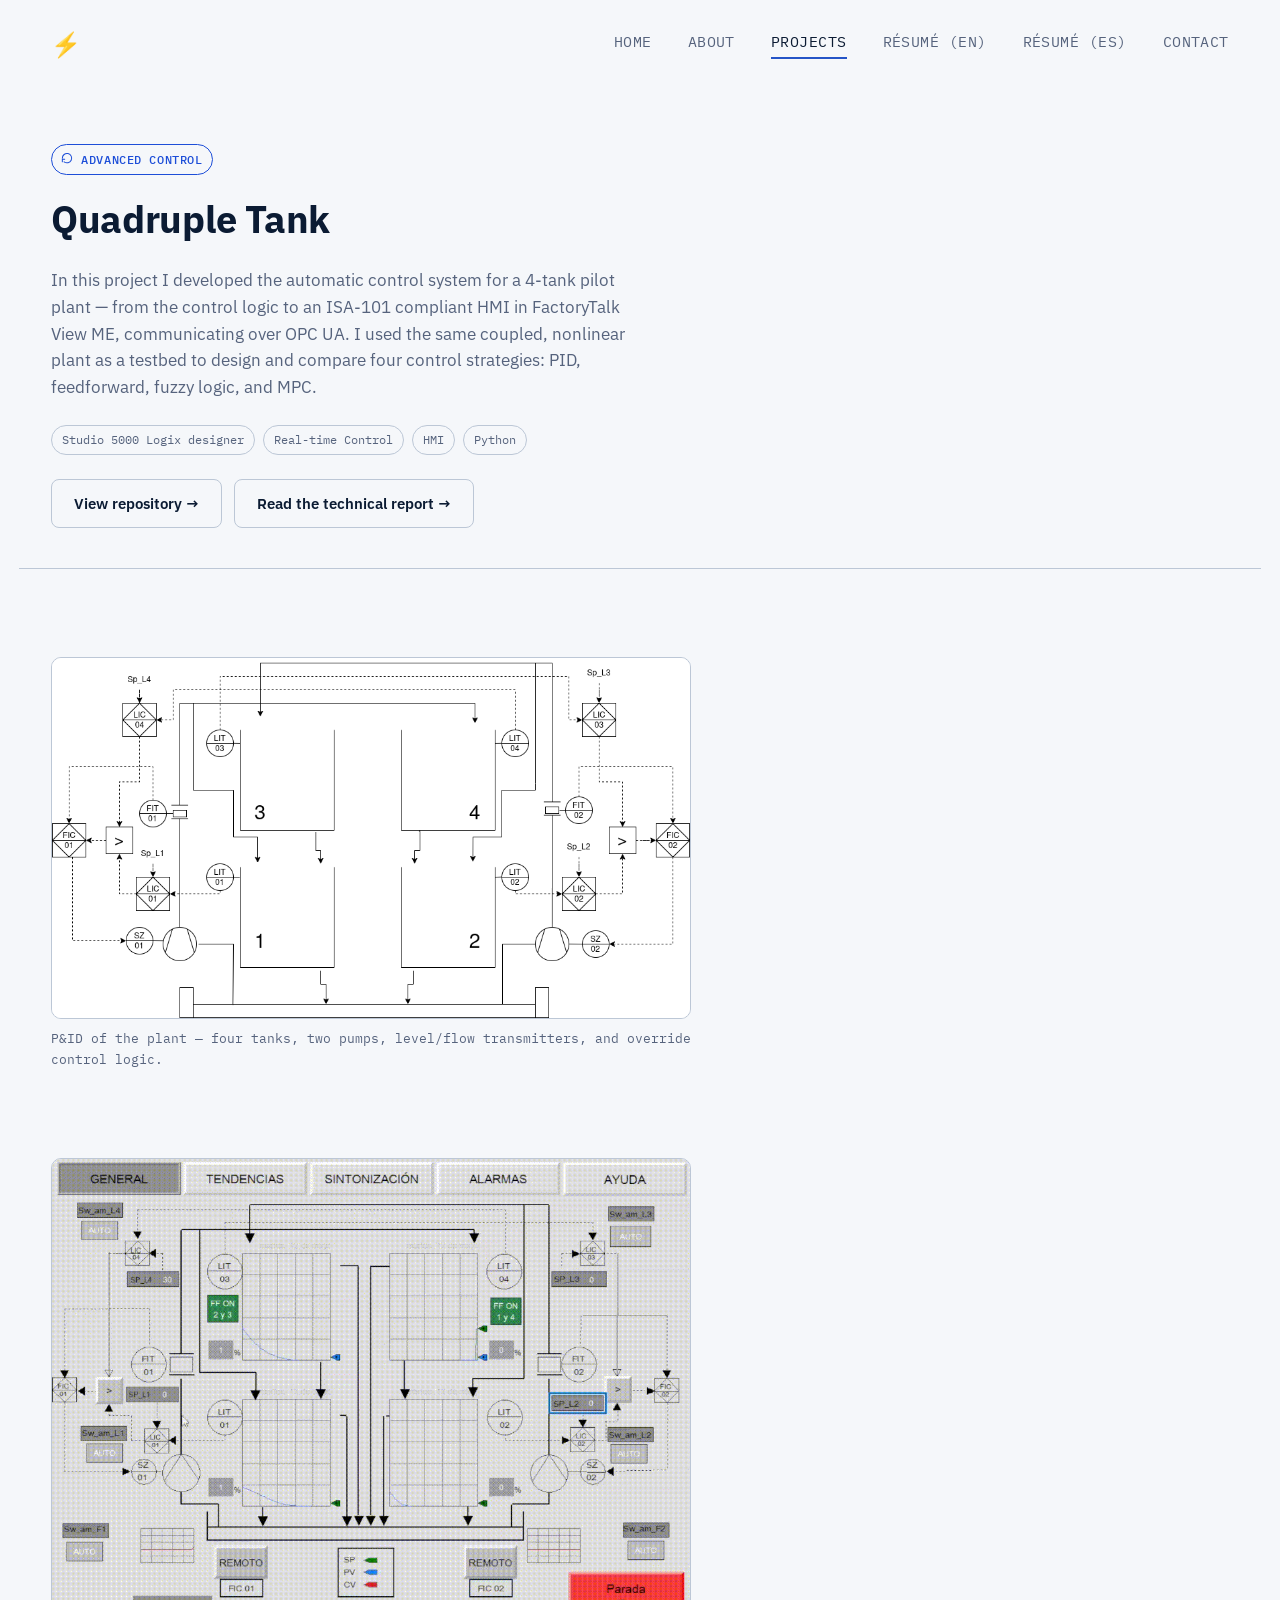
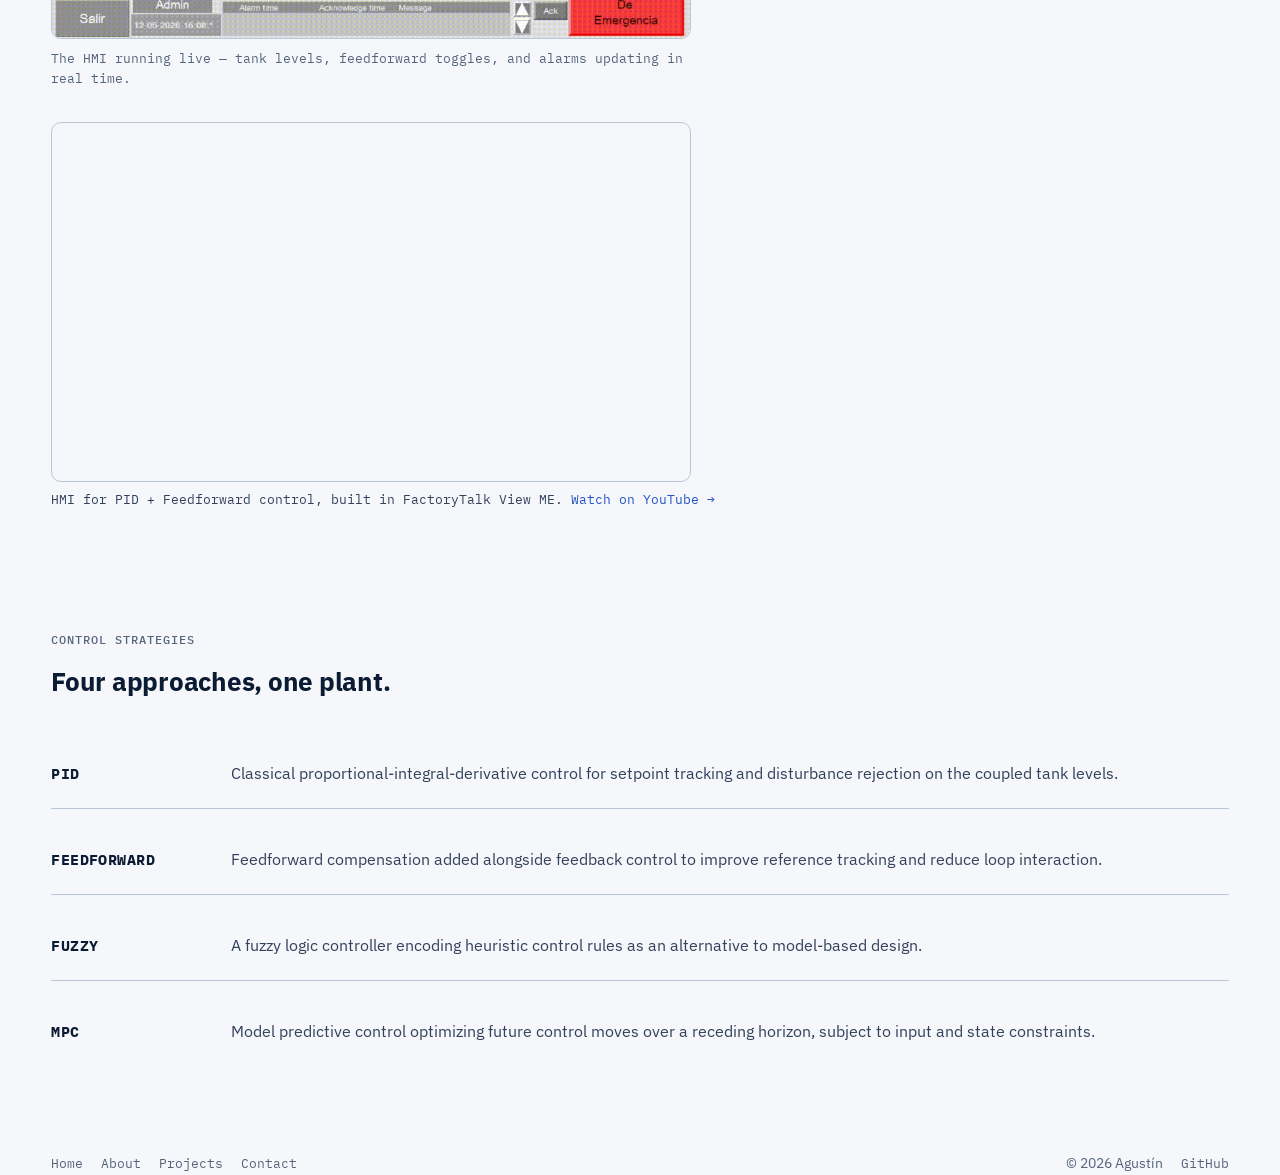
<file: projects/quadruple-tank.html>
<!DOCTYPE html>
<html lang="en">

<head>
  <meta charset="UTF-8">
  <meta name="viewport" content="width=device-width, initial-scale=1.0">
  <title>Quadruple Tank — Agustín</title>
  <meta name="description"
    content="Advanced control on a quadruple-tank: PID, feedforward, fuzzy, and model predictive control.">
  <link rel="icon"
    href="data:image/svg+xml,<svg xmlns=%22http://www.w3.org/2000/svg%22 viewBox=%220 0 100 100%22><text y=%22.9em%22 font-size=%2290%22>⚡</text></svg>">
  <link rel="preconnect" href="https://fonts.googleapis.com">
  <link rel="preconnect" href="https://fonts.gstatic.com" crossorigin>
  <link rel="stylesheet"
    href="https://fonts.googleapis.com/css2?family=IBM+Plex+Mono:wght@400;500;600&family=IBM+Plex+Sans:wght@400;500;600;700&display=swap">
  <link rel="stylesheet" href="/css/styles.css">
</head>

<body>
  <div id="site-header"></div>

  <main>
    <section class="project-hero container">
      <span class="badge badge-control"><span data-icon="control"></span>Advanced Control</span>
      <h1 class="page-title">Quadruple Tank </h1>
      <p class="hero-text">
        In this project I developed the automatic control system for a 4-tank
        pilot plant — from the control logic to an ISA-101 compliant HMI in
        FactoryTalk View ME, communicating over OPC UA. I used the same
        coupled, nonlinear plant as a testbed to design and compare four
        control strategies: PID, feedforward, fuzzy logic, and MPC.
      </p>
      <div class="tag-row">
        <span class="tag">Studio 5000 Logix designer</span>
        <span class="tag">Real-time Control</span>
        <span class="tag">HMI</span>
        <span class="tag">Python</span>
      </div>
      <div class="hero-actions">
        <a class="btn btn-secondary"
          href="https://github.com/aguscsc/Sistema-de-Control-para-Planta-Piloto-de-4-Estanques" target="_blank"
          rel="noopener">View repository →</a>
        <a class="btn btn-secondary" href="/assets/projects/quadtank/main.pdf" target="_blank"
          rel="noopener">Read the technical report →</a>
      </div>
    </section>

    <section class="section container">
      <figure class="figure">
        <img src="/assets/projects/quadtank/planta_4_estanques_P%26ID.png"
          alt="P&ID diagram of the quadruple-tank plant, showing tanks, pumps, level and flow transmitters, and override control logic"
          loading="lazy">
        <figcaption>P&ID of the plant — four tanks, two pumps, level/flow transmitters, and override control logic.</figcaption>
      </figure>
    </section>

    <section class="section container" style="padding-top: 0;">
      <figure class="figure">
        <img src="/assets/projects/quadtank/planta.gif"
          alt="Live HMI screen recording of the quadruple-tank plant, showing tank levels, feedforward toggles, and alarm status updating in real time"
          loading="lazy">
        <figcaption>The HMI running live — tank levels, feedforward toggles, and alarms updating in real time.
        </figcaption>
      </figure>

      <div class="video-embed" style="margin-top: 32px;">
        <iframe src="https://www.youtube.com/embed/Ni7OxD4VFhw" title="HMI for PID+FF control on the 4-tank plant, built in FactoryTalk View ME" loading="lazy" allow="accelerometer; autoplay; clipboard-write; encrypted-media; gyroscope; picture-in-picture" allowfullscreen></iframe>
      </div>
      <p class="video-caption">HMI for PID + Feedforward control, built in FactoryTalk View ME. <a href="https://youtu.be/Ni7OxD4VFhw" target="_blank" rel="noopener">Watch on YouTube →</a></p>
    </section>

    <section class="section container" style="padding-top: 0;">
      <div class="section-head">
        <p class="eyebrow">Control strategies</p>
        <h2>Four approaches, one plant.</h2>
      </div>

      <div class="subsection-list">
        <div class="subsection">
          <h3>PID</h3>
          <p>Classical proportional-integral-derivative control for setpoint tracking and disturbance rejection on the
            coupled tank levels.</p>
        </div>
        <div class="subsection">
          <h3>Feedforward</h3>
          <p>Feedforward compensation added alongside feedback control to improve reference tracking and reduce loop
            interaction.</p>
        </div>
        <div class="subsection">
          <h3>Fuzzy</h3>
          <p>A fuzzy logic controller encoding heuristic control rules as an alternative to model-based design.</p>
        </div>
        <div class="subsection">
          <h3>MPC</h3>
          <p>Model predictive control optimizing future control moves over a receding horizon, subject to input and
            state constraints.</p>
        </div>
      </div>
    </section>
  </main>

  <div id="site-footer"></div>

  <script src="/js/partials.js"></script>
  <script>renderSite("projects");</script>
</body>

</html>
</file>
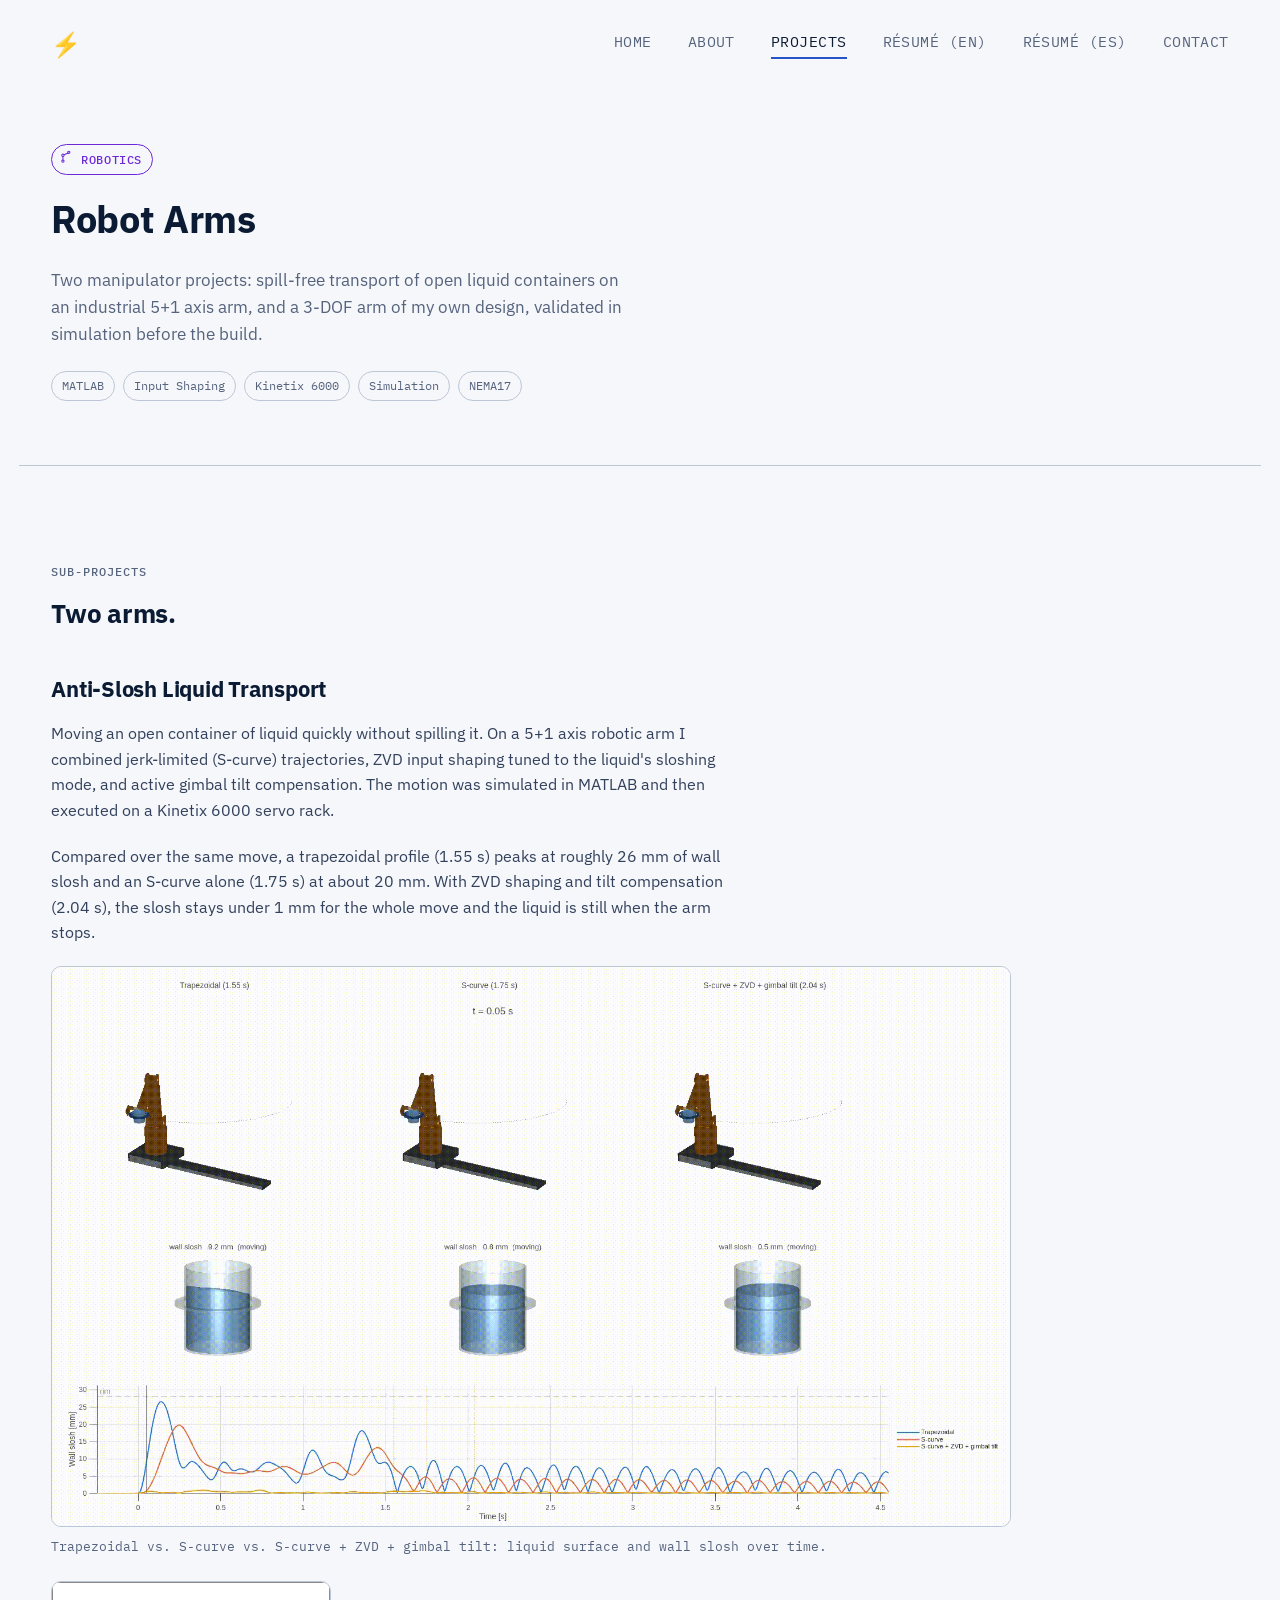
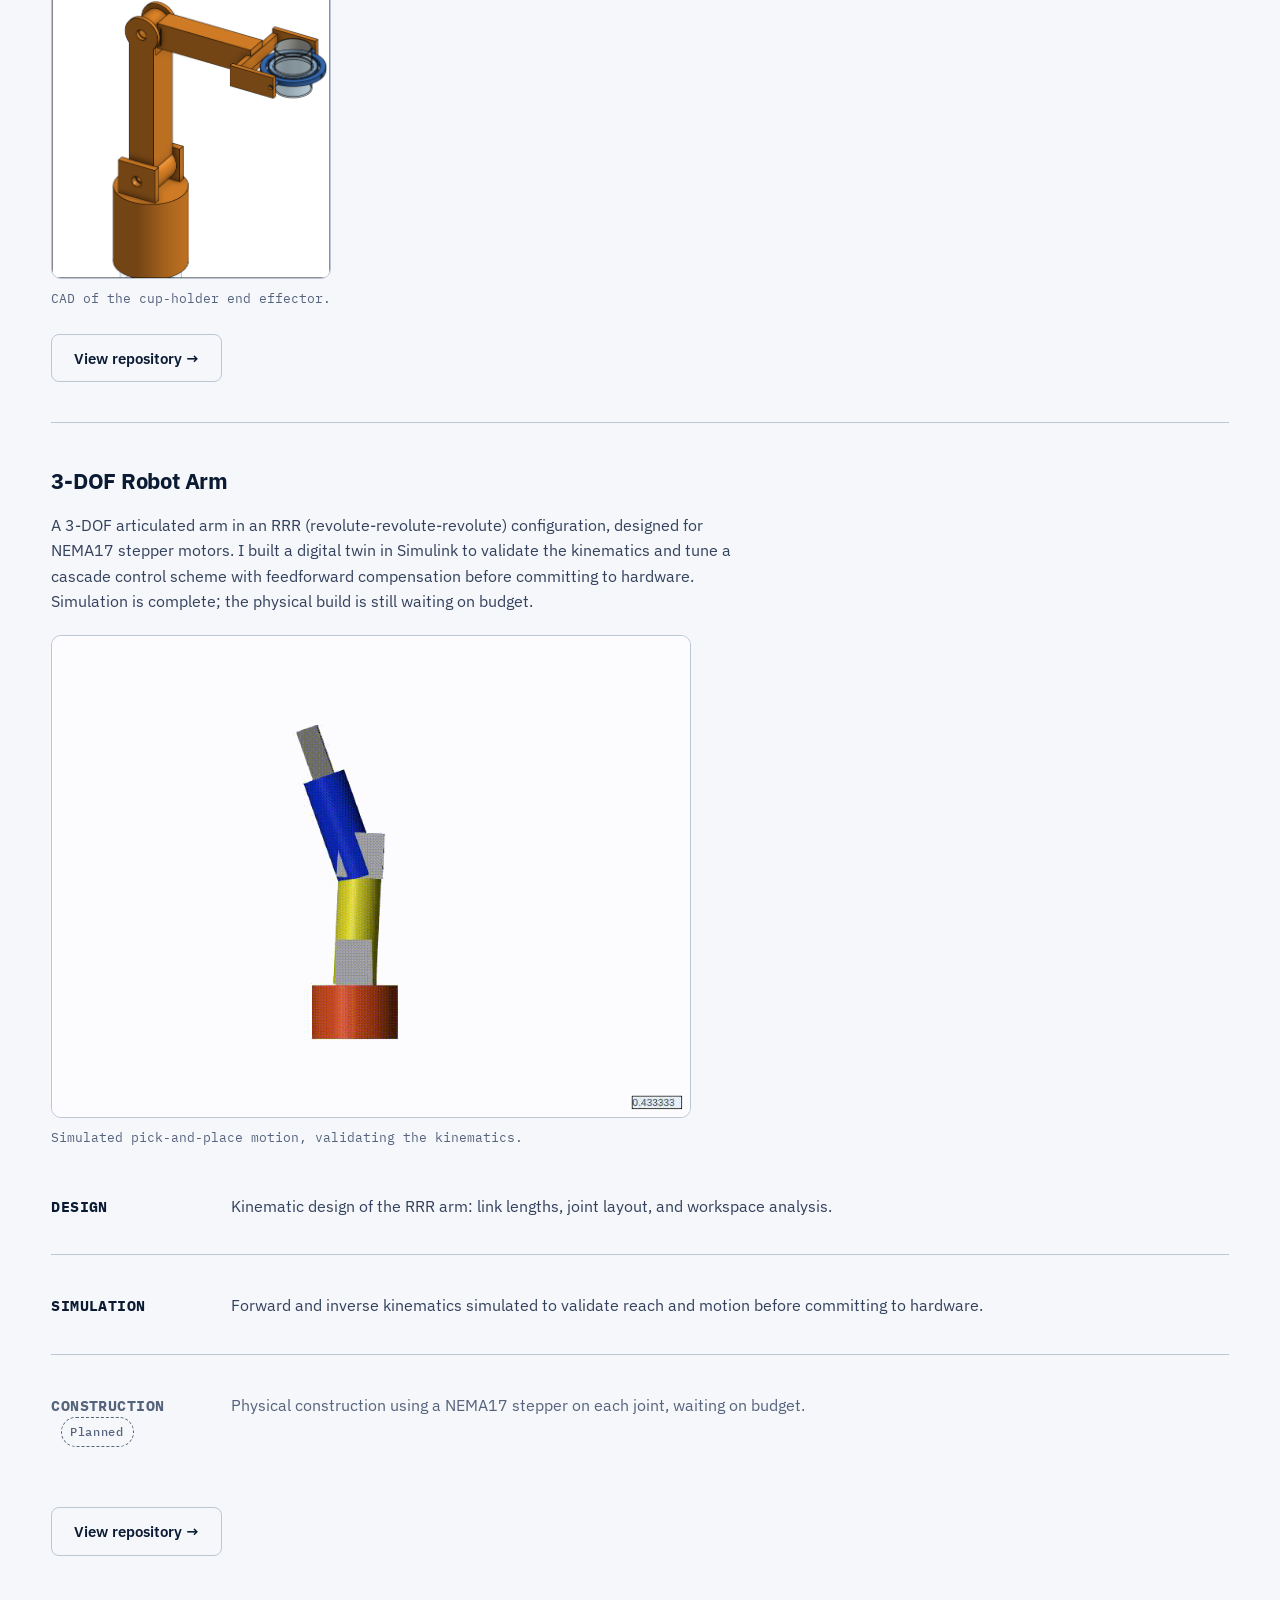
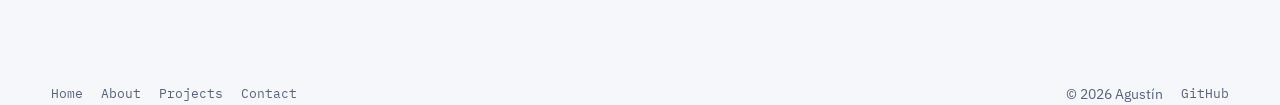
<file: projects/robot-arm.html>
<!DOCTYPE html>
<html lang="en">

<head>
  <meta charset="UTF-8">
  <meta name="viewport" content="width=device-width, initial-scale=1.0">
  <title>Robot Arms — Agustín</title>
  <meta name="description"
    content="Anti-slosh liquid transport on a 5+1 axis arm with ZVD input shaping, and a 3-DOF RRR robot arm designed and simulated in Simulink.">
  <link rel="icon"
    href="data:image/svg+xml,<svg xmlns=%22http://www.w3.org/2000/svg%22 viewBox=%220 0 100 100%22><text y=%22.9em%22 font-size=%2290%22>⚡</text></svg>">
  <link rel="preconnect" href="https://fonts.googleapis.com">
  <link rel="preconnect" href="https://fonts.gstatic.com" crossorigin>
  <link rel="stylesheet"
    href="https://fonts.googleapis.com/css2?family=IBM+Plex+Mono:wght@400;500;600&family=IBM+Plex+Sans:wght@400;500;600;700&display=swap">
  <link rel="stylesheet" href="/css/styles.css">
</head>

<body>
  <div id="site-header"></div>

  <main>
    <section class="project-hero container">
      <span class="badge badge-robotics"><span data-icon="robotics"></span>Robotics</span>
      <h1 class="page-title">Robot Arms</h1>
      <p class="hero-text">
        Two manipulator projects: spill-free transport of open liquid
        containers on an industrial 5+1 axis arm, and a 3-DOF arm of my own
        design, validated in simulation before the build.
      </p>
      <div class="tag-row">
        <span class="tag">MATLAB</span>
        <span class="tag">Input Shaping</span>
        <span class="tag">Kinetix 6000</span>
        <span class="tag">Simulation</span>
        <span class="tag">NEMA17</span>
      </div>
    </section>

    <section class="section container">
      <div class="section-head">
        <p class="eyebrow">Sub-projects</p>
        <h2>Two arms.</h2>
      </div>

      <div class="subproject">
        <h3>Anti-Slosh Liquid Transport</h3>
        <p>
          Moving an open container of liquid quickly without spilling it. On a
          5+1 axis robotic arm I combined jerk-limited (S-curve) trajectories,
          ZVD input shaping tuned to the liquid's sloshing mode, and active
          gimbal tilt compensation. The motion was simulated in MATLAB and then
          executed on a Kinetix 6000 servo rack.
        </p>
        <p>
          Compared over the same move, a trapezoidal profile (1.55 s) peaks at
          roughly 26 mm of wall slosh and an S-curve alone (1.75 s) at about
          20 mm. With ZVD shaping and tilt compensation (2.04 s), the slosh stays
          under 1 mm for the whole move and the liquid is still when the arm stops.
        </p>

        <figure class="figure" style="max-width: 960px; margin-bottom: 24px;">
          <img src="/assets/projects/anti_slosh/arm.gif"
            alt="Side-by-side simulation of the arm moving a cup with a trapezoidal profile, an S-curve, and an S-curve with ZVD shaping and gimbal tilt, with the liquid surface and a wall-slosh plot for each"
            loading="lazy">
          <figcaption>Trapezoidal vs. S-curve vs. S-curve + ZVD + gimbal tilt: liquid surface and wall slosh over time.</figcaption>
        </figure>

        <figure class="figure figure-small" style="margin-bottom: 24px;">
          <img src="/assets/projects/anti_slosh/cup_holder.png"
            alt="CAD model of the arm with a ring-mounted cup holder at the end effector" loading="lazy">
          <figcaption>CAD of the cup-holder end effector.</figcaption>
        </figure>

        <a class="btn btn-secondary" href="https://github.com/aguscsc/input-shaped-liquid-transport" target="_blank"
          rel="noopener">View repository →</a>
      </div>

      <div class="subproject">
        <h3>3-DOF Robot Arm</h3>
        <p>
          A 3-DOF articulated arm in an RRR (revolute-revolute-revolute)
          configuration, designed for NEMA17 stepper motors. I built a digital
          twin in Simulink to validate the kinematics and tune a cascade control
          scheme with feedforward compensation before committing to hardware.
          Simulation is complete; the physical build is still waiting on budget.
        </p>

        <figure class="figure" style="margin-bottom: 24px;">
          <img src="/assets/projects/robot_arm/arm_pick_up.gif"
            alt="Simulink simulation of the 3-DOF RRR arm performing a pick-and-place motion" loading="lazy">
          <figcaption>Simulated pick-and-place motion, validating the kinematics.</figcaption>
        </figure>

        <div class="subsection-list" style="margin-bottom: 24px;">
          <div class="subsection">
            <h3>Design</h3>
            <p>Kinematic design of the RRR arm: link lengths, joint layout, and workspace analysis.</p>
          </div>
          <div class="subsection">
            <h3>Simulation</h3>
            <p>Forward and inverse kinematics simulated to validate reach and motion before committing to hardware.</p>
          </div>
          <div class="subsection is-planned">
            <h3>Construction <span class="badge badge-planned">Planned</span></h3>
            <p>Physical construction using a NEMA17 stepper on each joint, waiting on budget.</p>
          </div>
        </div>

        <a class="btn btn-secondary" href="https://github.com/aguscsc/Robot-arm-nema17" target="_blank"
          rel="noopener">View repository →</a>
      </div>
    </section>
  </main>

  <div id="site-footer"></div>

  <script src="/js/partials.js"></script>
  <script>renderSite("projects");</script>
</body>

</html>
</file>
<file: css/styles.css>
/* ---------------------------------------------------------------
   Design tokens
   Light: clean white, ink-navy text.
   Dark:  "blueprint" — light ink on blueprint blue, instead of a
          generic dark-gray palette.
------------------------------------------------------------------ */

:root {
  --bg: #f5f7fa;
  --surface: #ffffff;
  --border: #bcc7d6;
  --ink: #0b1b33;
  --ink-soft: #33415c;
  --muted: #56637d;
  --accent: #2454c7;
  --accent-ink: #ffffff;

  --cat-control: #1d4ed8;
  --cat-power: #b45309;
  --cat-monitoring: #0f766e;
  --cat-robotics: #6d28d9;

  --radius: 10px;
  --shadow: 0 12px 28px rgba(11, 27, 51, 0.08);

  --font-display: "IBM Plex Sans", -apple-system, BlinkMacSystemFont, sans-serif;
  --font-body: "IBM Plex Sans", -apple-system, BlinkMacSystemFont, sans-serif;
  --font-mono: "IBM Plex Mono", ui-monospace, SFMono-Regular, Menlo, monospace;
}

@media (prefers-color-scheme: dark) {
  :root {
    --bg: #0a1e3f;
    --surface: #0f294f;
    --border: #24406e;
    --ink: #eef3fc;
    --ink-soft: #c3d0e6;
    --muted: #93a6c7;
    --accent: #7fb1ff;
    --accent-ink: #06162e;

    --cat-control: #6ea8ff;
    --cat-power: #f5a524;
    --cat-monitoring: #3fd7c4;
    --cat-robotics: #b79bff;

    --shadow: 0 12px 28px rgba(0, 0, 0, 0.45);
  }
}

* {
  box-sizing: border-box;
}

html {
  scroll-behavior: smooth;
}

body {
  margin: 0;
  background: var(--bg);
  color: var(--ink-soft);
  font-family: var(--font-body);
  font-size: 16px;
  line-height: 1.6;
}

h1, h2, h3, h4 {
  font-family: var(--font-display);
  color: var(--ink);
  font-weight: 700;
  letter-spacing: -0.01em;
  margin: 0;
}

p {
  margin: 0;
}

a {
  color: var(--accent);
  text-decoration: none;
}

a:hover {
  text-decoration: underline;
}

:focus-visible {
  outline: 2px solid var(--accent);
  outline-offset: 3px;
}

.container {
  max-width: min(1800px, 97vw);
  margin: 0 auto;
  padding-left: 32px;
  padding-right: 32px;
}

@media (max-width: 640px) {
  .container {
    max-width: 100vw;
    padding-left: 20px;
    padding-right: 20px;
  }
}

.eyebrow {
  font-family: var(--font-mono);
  font-size: 0.78rem;
  font-weight: 500;
  letter-spacing: 0.08em;
  text-transform: uppercase;
  color: var(--accent);
  margin: 0 0 12px;
}

.section {
  padding-top: 64px;
  padding-bottom: 64px;
}

@media (min-width: 1100px) {
  .section {
    padding-top: 88px;
    padding-bottom: 88px;
  }
}

.section-head {
  margin-bottom: 36px;
}

.section-head h2 {
  font-size: 1.6rem;
}

.section-head p {
  color: var(--muted);
  margin-top: 8px;
  max-width: 640px;
}

/* ---------------------------------------------------------------
   Header / nav
------------------------------------------------------------------ */

.site-header {
  position: sticky;
  top: 0;
  z-index: 20;
  background: color-mix(in srgb, var(--bg) 88%, transparent);
  backdrop-filter: blur(8px);
  border-bottom: 1px solid var(--border);
}

.header-inner {
  display: flex;
  align-items: center;
  justify-content: space-between;
  height: 88px;
}

.logo {
  font-family: var(--font-display);
  font-weight: 700;
  font-size: 1.5rem;
  color: var(--ink);
}

.logo:hover {
  text-decoration: none;
}

.nav {
  display: flex;
  align-items: center;
  gap: 36px;
}

.nav a {
  font-family: var(--font-mono);
  font-size: 0.95rem;
  letter-spacing: 0.03em;
  text-transform: uppercase;
  color: var(--muted);
  padding-bottom: 4px;
  border-bottom: 2px solid transparent;
}

.nav a:hover {
  color: var(--ink);
  text-decoration: none;
}

.nav a.active {
  color: var(--ink);
  border-bottom-color: var(--accent);
}

.nav-toggle {
  display: none;
  background: none;
  border: 1.5px solid var(--border);
  border-radius: 6px;
  color: var(--ink);
  font-size: 1.3rem;
  width: 42px;
  height: 42px;
  cursor: pointer;
}

@media (max-width: 680px) {
  .nav-toggle {
    display: block;
  }

  .nav {
    position: absolute;
    top: 88px;
    left: 0;
    right: 0;
    background: var(--surface);
    border-bottom: 1px solid var(--border);
    flex-direction: column;
    align-items: flex-start;
    gap: 4px;
    padding: 12px 24px 20px;
    display: none;
  }

  .nav.open {
    display: flex;
  }

  .nav a {
    padding: 8px 0;
    border-bottom: none;
  }

  .nav a.active {
    border-bottom: none;
    text-decoration: underline;
  }
}

/* ---------------------------------------------------------------
   Hero + signal diagram
------------------------------------------------------------------ */

.hero {
  padding-top: 72px;
  padding-bottom: 56px;
  display: grid;
  grid-template-columns: 1.1fr 0.9fr;
  gap: 48px;
  align-items: center;
}

@media (min-width: 1100px) {
  .hero {
    padding-top: 100px;
    padding-bottom: 76px;
    gap: 64px;
  }
}

@media (max-width: 860px) {
  .hero {
    grid-template-columns: 1fr;
    padding-top: 48px;
    padding-bottom: 40px;
  }
}

.hero h1 {
  font-size: clamp(2rem, 3.6vw, 3.4rem);
  line-height: 1.12;
  margin-bottom: 20px;
}

.hero-text {
  color: var(--muted);
  font-size: 1.05rem;
  max-width: 58ch;
  margin-bottom: 32px;
}

.hero-copy .badge {
  margin-bottom: 20px;
}

.hero-actions {
  display: flex;
  gap: 12px;
  flex-wrap: wrap;
}

.diagram {
  width: 100%;
  height: auto;
  color: var(--ink);
}

.diagram .block {
  fill: var(--surface);
  stroke: var(--ink);
  stroke-width: 1.5;
}

.diagram .label {
  font-family: var(--font-mono);
  font-size: 11px;
  fill: var(--ink-soft);
  text-transform: uppercase;
  letter-spacing: 0.04em;
}

.diagram .line {
  fill: none;
  stroke: var(--ink-soft);
  stroke-width: 1.5;
}

.diagram .feedback {
  stroke: var(--accent);
  stroke-dasharray: 4 5;
}

@media (prefers-reduced-motion: no-preference) {
  .diagram .feedback {
    animation: flow 1.6s linear infinite;
  }
}

@keyframes flow {
  to {
    stroke-dashoffset: -18;
  }
}

.diagram .junction {
  fill: var(--surface);
  stroke: var(--ink);
  stroke-width: 1.5;
}

/* ---------------------------------------------------------------
   Buttons
------------------------------------------------------------------ */

.btn {
  display: inline-flex;
  align-items: center;
  gap: 8px;
  padding: 11px 22px;
  border-radius: 8px;
  font-weight: 600;
  font-size: 0.95rem;
}

.btn:hover {
  text-decoration: none;
}

.btn-primary {
  background: var(--accent);
  color: var(--accent-ink);
}

.btn-primary:hover {
  opacity: 0.92;
}

.btn-secondary {
  background: transparent;
  color: var(--ink);
  border: 1.5px solid var(--border);
}

.btn-secondary:hover {
  border-color: var(--accent);
  color: var(--accent);
}

/* ---------------------------------------------------------------
   Category badges / icons
------------------------------------------------------------------ */

.badge {
  display: inline-flex;
  align-items: center;
  gap: 7px;
  font-family: var(--font-mono);
  font-size: 0.72rem;
  font-weight: 500;
  text-transform: uppercase;
  letter-spacing: 0.05em;
  padding: 5px 10px 5px 8px;
  border-radius: 999px;
  border: 1px solid currentColor;
}

.badge svg {
  width: 14px;
  height: 14px;
}

.badge-control { color: var(--cat-control); }
.badge-power { color: var(--cat-power); }
.badge-monitoring { color: var(--cat-monitoring); }
.badge-robotics { color: var(--cat-robotics); }

.badge-planned {
  color: var(--muted);
  border-style: dashed;
}

.badge-progress {
  color: var(--accent);
  border-style: solid;
}

/* ---------------------------------------------------------------
   Featured project cards (home + projects hub)
------------------------------------------------------------------ */

.featured-grid {
  display: grid;
  grid-template-columns: repeat(auto-fit, minmax(300px, 1fr));
  gap: 24px;
}

@media (min-width: 1100px) {
  .featured-grid {
    gap: 28px;
  }
}

.project-card {
  display: flex;
  flex-direction: column;
  background: var(--surface);
  border: 1.5px solid var(--border);
  border-radius: var(--radius);
  overflow: hidden;
  box-shadow: 0 1px 3px rgba(11, 27, 51, 0.09);
  transition: transform 0.18s ease, box-shadow 0.18s ease;
}

.project-card:hover {
  transform: translateY(-3px);
  box-shadow: var(--shadow);
}

.card-cover {
  height: 180px;
  background: var(--bg);
  display: flex;
  align-items: center;
  justify-content: center;
  overflow: hidden;
}

.card-cover img {
  width: 100%;
  height: 100%;
  object-fit: cover;
}

.card-cover.is-fallback {
  background: linear-gradient(
    135deg,
    color-mix(in srgb, var(--card-accent, var(--accent)) 14%, var(--bg)),
    color-mix(in srgb, var(--card-accent, var(--accent)) 4%, var(--bg))
  );
}

.card-cover.is-fallback svg {
  width: 40px;
  height: 40px;
  color: var(--card-accent, var(--accent));
}

.card-body {
  display: flex;
  flex-direction: column;
  gap: 10px;
  padding: 24px 28px 28px;
  border-left: 3px solid var(--card-accent, var(--accent));
}

.card-category {
  display: flex;
  align-items: center;
  gap: 10px;
  margin: 0;
  font-family: var(--font-display);
  font-weight: 700;
  font-size: 1.5rem;
  line-height: 1.15;
  color: var(--card-accent, var(--accent));
}

.card-category svg {
  width: 24px;
  height: 24px;
  flex-shrink: 0;
}

.project-card h3 {
  font-family: var(--font-mono);
  font-size: 0.85rem;
  font-weight: 600;
  text-transform: uppercase;
  letter-spacing: 0.04em;
  color: var(--muted);
}

.project-card p {
  color: var(--ink-soft);
  font-size: 0.95rem;
  margin-top: 4px;
}

.project-card .card-link {
  font-family: var(--font-mono);
  font-size: 0.82rem;
  font-weight: 600;
}

.project-card.cat-control { --card-accent: var(--cat-control); }
.project-card.cat-power { --card-accent: var(--cat-power); }
.project-card.cat-monitoring { --card-accent: var(--cat-monitoring); }
.project-card.cat-robotics { --card-accent: var(--cat-robotics); }

/* ---------------------------------------------------------------
   Side projects (lightweight list)
------------------------------------------------------------------ */

.side-projects {
  display: grid;
  grid-template-columns: repeat(auto-fit, minmax(220px, 1fr));
  gap: 16px;
}

.side-card {
  background: var(--surface);
  border: 1.5px solid var(--border);
  border-radius: var(--radius);
  padding: 18px 20px;
  box-shadow: 0 1px 3px rgba(11, 27, 51, 0.09);
}

.side-card h4 {
  font-size: 1rem;
  margin-bottom: 6px;
}

.side-card p {
  color: var(--muted);
  font-size: 0.9rem;
  margin-bottom: 10px;
}

.side-card a {
  font-family: var(--font-mono);
  font-size: 0.8rem;
  font-weight: 600;
}

/* ---------------------------------------------------------------
   Project detail pages
------------------------------------------------------------------ */

.figure-grid {
  display: grid;
  grid-template-columns: repeat(auto-fit, minmax(280px, 1fr));
  gap: 20px;
  margin: 8px 0 40px;
}

figure.figure {
  margin: 0;
  max-width: 640px;
}

figure.figure img {
  width: 100%;
  display: block;
  border-radius: var(--radius);
  border: 1.5px solid var(--border);
}

.figure-grid figure.figure {
  max-width: none;
}

/* Smaller figures for squarer/portrait images */
.figure-grid.figure-grid-compact {
  display: flex;
  flex-wrap: wrap;
  align-items: flex-start;
}

.figure-grid-compact figure.figure {
  flex: 0 1 340px;
  min-width: 0;
}

.figure-grid-compact figure.figure.figure-wide {
  flex-basis: 460px;
}

/* One row of figures with equal image heights: each figure's width
   is proportional to its image aspect ratio (--ar = width / height). */
.figure-row {
  display: flex;
  gap: 20px;
  align-items: flex-start;
  margin: 8px 0 40px;
}

.figure-row figure.figure {
  flex: var(--ar, 1) 1 0;
  min-width: 0;
  max-width: none;
}

@media (max-width: 700px) {
  .figure-row {
    flex-wrap: wrap;
  }

  .figure-row figure.figure {
    flex-basis: 100%;
  }

  .figure-row figure.figure.figure-photo {
    max-width: 280px;
  }
}

figure.figure.figure-small {
  max-width: 280px;
}

figure.figure figcaption {
  margin-top: 10px;
  font-family: var(--font-mono);
  font-size: 0.8rem;
  color: var(--muted);
}

.subproject {
  padding-bottom: 40px;
}

.subproject + .subproject {
  padding-top: 40px;
  border-top: 1px solid var(--border);
}

.subproject h3 {
  font-size: 1.4rem;
  margin-bottom: 14px;
}

.subproject h3 .badge,
.project-card h3 .badge {
  margin-left: 10px;
  vertical-align: middle;
  text-transform: none;
}

.subproject > p {
  max-width: 68ch;
  margin-bottom: 20px;
}

.subproject.is-planned h3,
.subproject.is-planned p {
  color: var(--muted);
}

.video-embed {
  position: relative;
  width: 100%;
  max-width: 640px;
  aspect-ratio: 16 / 9;
  border-radius: var(--radius);
  overflow: hidden;
  border: 1.5px solid var(--border);
  margin-bottom: 8px;
}

.video-embed iframe {
  position: absolute;
  inset: 0;
  width: 100%;
  height: 100%;
  border: 0;
}

.video-caption {
  font-family: var(--font-mono);
  font-size: 0.8rem;
  margin-bottom: 24px;
}

.project-hero {
  padding-top: 56px;
  padding-bottom: 40px;
  border-bottom: 1px solid var(--border);
}

.page-title {
  font-size: clamp(1.8rem, 3vw, 2.8rem);
  margin: 14px 0 16px;
}

.project-hero .hero-text {
  margin-bottom: 24px;
}

.tag-row {
  display: flex;
  flex-wrap: wrap;
  gap: 8px;
  margin-bottom: 24px;
}

.card-body .tag-row {
  margin-bottom: 0;
}

.tag {
  font-family: var(--font-mono);
  font-size: 0.78rem;
  padding: 4px 10px;
  border-radius: 999px;
  background: var(--bg);
  border: 1px solid var(--border);
  color: var(--muted);
}

.subsection-list {
  display: flex;
  flex-direction: column;
  gap: 16px;
}

.subsection {
  display: grid;
  grid-template-columns: 160px 1fr;
  gap: 20px;
  padding: 22px 0;
  border-bottom: 1px solid var(--border);
}

.subsection:last-child {
  border-bottom: none;
}

@media (max-width: 640px) {
  .subsection {
    grid-template-columns: 1fr;
    gap: 6px;
  }
}

.subsection h3 {
  font-family: var(--font-mono);
  font-size: 0.95rem;
  color: var(--ink);
  text-transform: uppercase;
  letter-spacing: 0.03em;
}

.subsection p {
  font-size: 0.97rem;
}

.subsection.is-planned h3,
.subsection.is-planned p {
  color: var(--muted);
}

.subsection h3 .badge {
  margin-left: 10px;
  vertical-align: middle;
  text-transform: none;
}

/* ---------------------------------------------------------------
   About page
------------------------------------------------------------------ */

.timeline {
  display: flex;
  flex-direction: column;
  gap: 20px;
}

.timeline-meta {
  font-family: var(--font-mono);
  font-size: 0.78rem;
  text-transform: uppercase;
  letter-spacing: 0.03em;
  color: var(--muted);
  margin-bottom: 4px;
}

.timeline-item h4 {
  font-size: 1rem;
  margin-bottom: 6px;
}

.timeline-item > p:not(.timeline-meta) {
  font-size: 0.95rem;
}

.focus-list {
  display: grid;
  grid-template-columns: repeat(auto-fit, minmax(240px, 1fr));
  gap: 20px;
  margin-top: 28px;
}

.focus-item {
  padding: 18px 20px;
  border-left: 3px solid var(--card-accent, var(--accent));
  background: var(--surface);
  border-radius: 0 var(--radius) var(--radius) 0;
  border-top: 1.5px solid var(--border);
  border-right: 1.5px solid var(--border);
  border-bottom: 1.5px solid var(--border);
  box-shadow: 0 1px 3px rgba(11, 27, 51, 0.09);
}

.focus-item h4 {
  font-size: 1rem;
  margin-bottom: 6px;
}

.focus-item p {
  color: var(--muted);
  font-size: 0.92rem;
}

.tag-cloud {
  display: flex;
  flex-wrap: wrap;
  gap: 8px;
  margin-top: 16px;
}

/* ---------------------------------------------------------------
   Contact page
------------------------------------------------------------------ */

.contact-list {
  display: flex;
  flex-direction: column;
  gap: 4px;
  margin-top: 28px;
  max-width: 420px;
}

.contact-row {
  display: flex;
  align-items: center;
  justify-content: space-between;
  padding: 16px 4px;
  border-bottom: 1px solid var(--border);
}

.contact-row span {
  font-family: var(--font-mono);
  font-size: 0.78rem;
  text-transform: uppercase;
  letter-spacing: 0.05em;
  color: var(--muted);
}

.contact-row a {
  font-weight: 600;
}

/* ---------------------------------------------------------------
   Footer
------------------------------------------------------------------ */

.site-footer {
  border-top: 1px solid var(--border);
  margin-top: 40px;
  padding: 28px 0;
}

.footer-inner {
  display: flex;
  align-items: center;
  justify-content: space-between;
  flex-wrap: wrap;
  gap: 12px;
}

.footer-nav {
  display: flex;
  gap: 18px;
  flex-wrap: wrap;
}

.footer-nav a, .footer-meta a {
  font-family: var(--font-mono);
  font-size: 0.8rem;
  color: var(--muted);
}

.footer-meta {
  display: flex;
  gap: 18px;
  align-items: center;
  color: var(--muted);
  font-size: 0.85rem;
}
</file>
